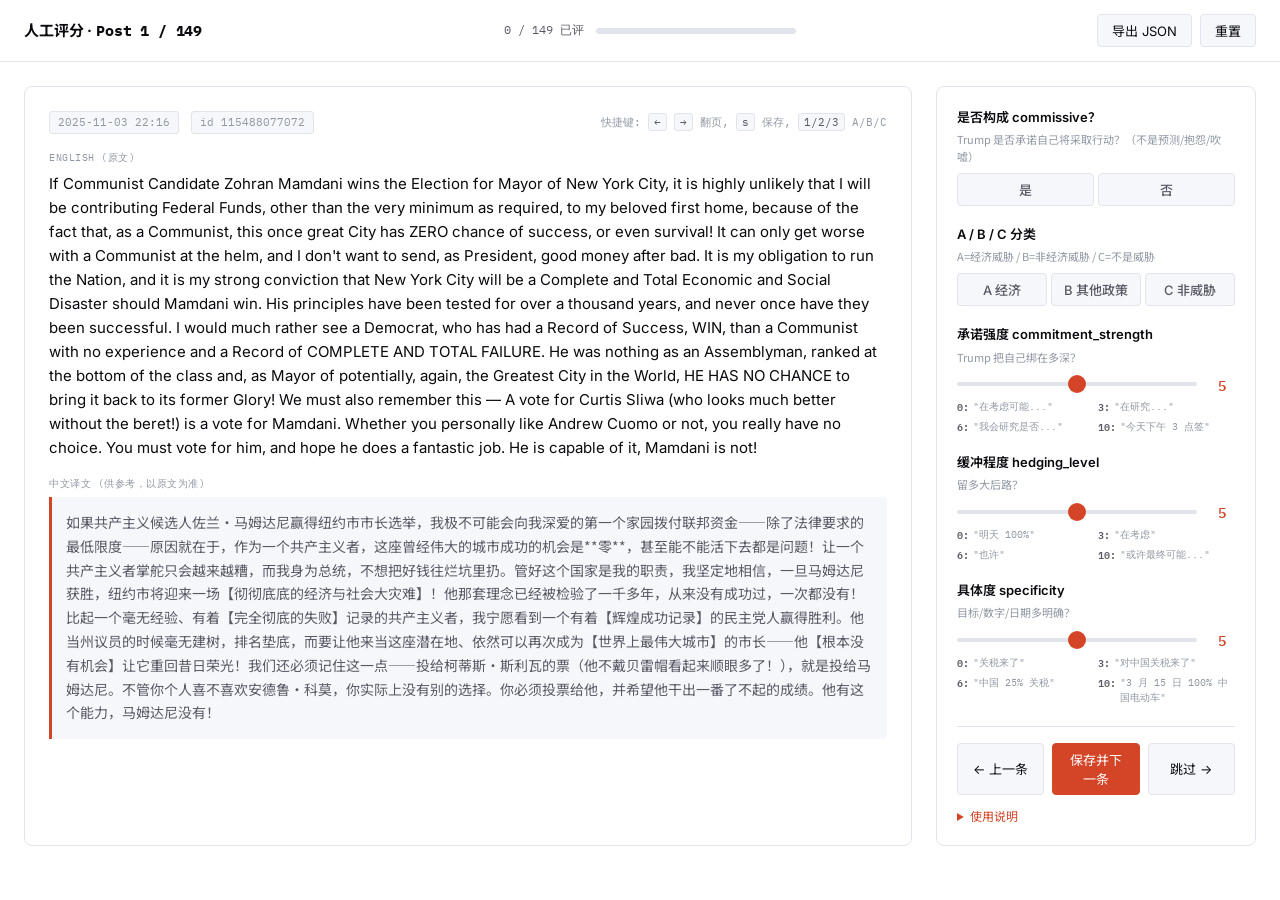
<file: annotation/index.html>
<!doctype html>
<html lang="zh-CN">
<head>
<meta charset="utf-8">
<meta name="viewport" content="width=device-width, initial-scale=1">
<title>人工评分 · Tariff Talk · 149 posts ready</title>
<link rel="preconnect" href="https://fonts.googleapis.com">
<link rel="preconnect" href="https://fonts.gstatic.com" crossorigin>
<link href="https://fonts.googleapis.com/css2?family=Inter:wght@400;500;600;700&family=Noto+Sans+SC:wght@400;500;700&family=IBM+Plex+Mono:wght@400;500&display=swap" rel="stylesheet">
<style>
  :root {
    --bg: #ffffff;
    --bg-alt: #f6f7fa;
    --bg-elev: #ffffff;
    --ink: #0a0a0f;
    --ink-soft: #5a5a66;
    --ink-faint: #9098a3;
    --rule: #e1e4ea;
    --rule-soft: #ecf0f5;
    --accent: #d44528;
    --accent-soft: #fde8e3;
    --success: #15803d;
    --danger: #b91c1c;
    --info: #1d4ed8;
  }
  @media (prefers-color-scheme: dark) {
    :root {
      --bg: #0a0a0f;
      --bg-alt: #14141c;
      --bg-elev: #1a1a22;
      --ink: #ededf0;
      --ink-soft: #9b9ba8;
      --ink-faint: #5e5e6e;
      --rule: #2a2a35;
      --rule-soft: #1f1f28;
      --accent: #ef5a3e;
      --accent-soft: rgba(239, 90, 62, 0.12);
      --success: #4ade80;
      --danger: #f87171;
      --info: #60a5fa;
    }
  }
  * { box-sizing: border-box; margin: 0; padding: 0; }
  html, body {
    background: var(--bg);
    color: var(--ink);
    font-family: Inter, "Noto Sans SC", -apple-system, sans-serif;
    font-size: 14px;
    line-height: 1.55;
    -webkit-font-smoothing: antialiased;
  }
  .mono { font-family: "IBM Plex Mono", monospace; font-variant-numeric: tabular-nums; }
  .zh { font-family: "Noto Sans SC", "PingFang SC", "Microsoft YaHei", sans-serif; }
  a { color: var(--accent); }

  /* Top bar */
  .topbar {
    border-bottom: 1px solid var(--rule);
    padding: 14px 24px;
    display: flex;
    align-items: center;
    justify-content: space-between;
    gap: 16px;
    flex-wrap: wrap;
    background: var(--bg);
    position: sticky;
    top: 0;
    z-index: 10;
  }
  .topbar-title {
    font-weight: 700;
    font-size: 15px;
    letter-spacing: -0.01em;
  }
  .progress-info {
    display: flex;
    align-items: center;
    gap: 12px;
    font-family: "IBM Plex Mono", monospace;
    font-size: 12px;
    color: var(--ink-soft);
  }
  .progress-bar {
    width: 200px;
    height: 6px;
    background: var(--rule);
    border-radius: 3px;
    overflow: hidden;
  }
  .progress-fill {
    height: 100%;
    background: var(--accent);
    transition: width 0.2s;
  }
  .btn {
    padding: 6px 14px;
    border: 1px solid var(--rule);
    background: var(--bg-alt);
    color: var(--ink);
    cursor: pointer;
    border-radius: 4px;
    font-family: inherit;
    font-size: 13px;
    transition: border-color 0.1s;
  }
  .btn:hover { border-color: var(--ink-soft); }
  .btn-primary {
    background: var(--accent);
    color: white;
    border-color: var(--accent);
  }
  .btn-primary:hover { opacity: 0.92; }

  /* Layout */
  .layout {
    display: grid;
    grid-template-columns: 1fr 320px;
    gap: 24px;
    max-width: 1280px;
    margin: 0 auto;
    padding: 24px;
  }
  @media (max-width: 900px) {
    .layout { grid-template-columns: 1fr; }
  }

  /* Post card */
  .post-card {
    background: var(--bg-elev);
    border: 1px solid var(--rule);
    border-radius: 8px;
    padding: 24px;
    min-height: 380px;
  }
  .post-meta {
    display: flex;
    gap: 12px;
    align-items: center;
    margin-bottom: 16px;
    font-family: "IBM Plex Mono", monospace;
    font-size: 11px;
    color: var(--ink-faint);
    flex-wrap: wrap;
  }
  .post-meta .tag {
    padding: 2px 8px;
    background: var(--bg-alt);
    border: 1px solid var(--rule);
    border-radius: 3px;
  }
  .post-text {
    font-size: 15px;
    line-height: 1.6;
    margin-bottom: 16px;
    color: var(--ink);
  }
  .post-text-zh {
    font-family: "Noto Sans SC", sans-serif;
    font-size: 14px;
    line-height: 1.7;
    color: var(--ink-soft);
    padding: 14px;
    background: var(--bg-alt);
    border-left: 3px solid var(--accent);
    border-radius: 0 4px 4px 0;
  }
  .label-en {
    font-size: 10px;
    color: var(--ink-faint);
    text-transform: uppercase;
    letter-spacing: 0.05em;
    margin-bottom: 6px;
    font-family: "IBM Plex Mono", monospace;
  }

  /* Annotation panel */
  .annot-panel {
    background: var(--bg-elev);
    border: 1px solid var(--rule);
    border-radius: 8px;
    padding: 20px;
    height: fit-content;
    position: sticky;
    top: 80px;
  }
  .annot-section {
    margin-bottom: 18px;
  }
  .annot-section:last-child { margin-bottom: 0; }
  .annot-label {
    font-size: 13px;
    font-weight: 600;
    margin-bottom: 4px;
    color: var(--ink);
  }
  .annot-desc {
    font-size: 11px;
    color: var(--ink-faint);
    margin-bottom: 8px;
    font-family: "Noto Sans SC", sans-serif;
  }
  .anchors {
    font-size: 10px;
    color: var(--ink-faint);
    display: grid;
    grid-template-columns: 1fr 1fr;
    gap: 4px;
    margin-top: 4px;
    font-family: "IBM Plex Mono", monospace;
  }
  .anchor-row { display: flex; gap: 4px; }
  .anchor-num { font-weight: 600; color: var(--ink-soft); }
  .slider-row {
    display: flex;
    align-items: center;
    gap: 12px;
  }
  .slider {
    flex: 1;
    -webkit-appearance: none;
    appearance: none;
    height: 4px;
    background: var(--rule);
    border-radius: 2px;
    outline: none;
  }
  .slider::-webkit-slider-thumb {
    -webkit-appearance: none;
    appearance: none;
    width: 18px;
    height: 18px;
    background: var(--accent);
    border-radius: 50%;
    cursor: pointer;
  }
  .slider::-moz-range-thumb {
    width: 18px;
    height: 18px;
    background: var(--accent);
    border-radius: 50%;
    cursor: pointer;
    border: 0;
  }
  .slider-value {
    width: 26px;
    text-align: center;
    font-family: "IBM Plex Mono", monospace;
    font-weight: 600;
    font-size: 14px;
    color: var(--accent);
  }
  .toggle-group {
    display: flex;
    gap: 4px;
  }
  .toggle-btn {
    flex: 1;
    padding: 6px;
    text-align: center;
    border: 1px solid var(--rule);
    background: var(--bg-alt);
    color: var(--ink-soft);
    cursor: pointer;
    border-radius: 4px;
    font-family: inherit;
    font-size: 13px;
    font-weight: 500;
  }
  .toggle-btn.active {
    border-color: var(--accent);
    background: var(--accent-soft);
    color: var(--accent);
    font-weight: 600;
  }

  /* Nav buttons */
  .nav-row {
    display: flex;
    gap: 8px;
    margin-top: 20px;
    padding-top: 16px;
    border-top: 1px solid var(--rule);
  }
  .nav-row .btn { flex: 1; }

  /* Status text */
  .status {
    text-align: center;
    margin: 32px auto;
    padding: 32px;
    max-width: 600px;
    color: var(--ink-soft);
    font-family: "IBM Plex Mono", monospace;
    font-size: 13px;
  }
  details {
    margin-top: 12px;
    font-family: "Noto Sans SC", sans-serif;
  }
  details summary {
    cursor: pointer;
    color: var(--accent);
    font-size: 12px;
    user-select: none;
  }
  details > div { padding-top: 8px; }

  kbd {
    background: var(--bg-alt);
    border: 1px solid var(--rule);
    border-radius: 3px;
    padding: 1px 5px;
    font-family: "IBM Plex Mono", monospace;
    font-size: 11px;
    color: var(--ink-soft);
  }
</style>
</head>
<body>

<header class="topbar">
  <div class="topbar-title">人工评分 · <span class="mono" id="current-idx">—</span></div>
  <div class="progress-info">
    <span><span class="mono" id="annotated-count">0</span> / <span class="mono" id="total-count">—</span> 已评</span>
    <div class="progress-bar"><div class="progress-fill" id="progress-fill" style="width: 0%;"></div></div>
  </div>
  <div style="display: flex; gap: 8px;">
    <button class="btn" id="btn-export">导出 JSON</button>
    <button class="btn" id="btn-reset" title="清空所有已评，重新开始">重置</button>
  </div>
</header>

<div id="status" class="status">
  <div>加载评分语料中...</div>
  <div style="margin-top: 8px;">需要先把 <code class="mono">data/processed/annotation_corpus.json</code> 复制到本目录</div>
</div>

<div class="layout" id="layout" style="display: none;">

  <main class="post-card">
    <div class="post-meta">
      <span class="tag mono" id="post-date">—</span>
      <span class="tag mono" id="post-id">—</span>
      <span style="margin-left: auto; color: var(--ink-faint);">
        快捷键: <kbd>←</kbd> <kbd>→</kbd> 翻页, <kbd>s</kbd> 保存, <kbd>1/2/3</kbd> A/B/C
      </span>
    </div>

    <div class="label-en">English (原文)</div>
    <div class="post-text" id="post-text-en">—</div>

    <div class="label-en">中文译文 (供参考，以原文为准)</div>
    <div class="post-text-zh zh" id="post-text-zh">—</div>
  </main>

  <aside class="annot-panel">

    <div class="annot-section">
      <div class="annot-label">是否构成 commissive？</div>
      <div class="annot-desc">Trump 是否承诺自己将采取行动？（不是预测/抱怨/吹嘘）</div>
      <div class="toggle-group" id="grp-commissive">
        <button class="toggle-btn" data-val="yes">是</button>
        <button class="toggle-btn" data-val="no">否</button>
      </div>
    </div>

    <div class="annot-section">
      <div class="annot-label">A / B / C 分类</div>
      <div class="annot-desc">A=经济威胁 / B=非经济威胁 / C=不是威胁</div>
      <div class="toggle-group" id="grp-abc">
        <button class="toggle-btn" data-val="A">A 经济</button>
        <button class="toggle-btn" data-val="B">B 其他政策</button>
        <button class="toggle-btn" data-val="C">C 非威胁</button>
      </div>
    </div>

    <div class="annot-section">
      <div class="annot-label">承诺强度 commitment_strength</div>
      <div class="annot-desc">Trump 把自己绑在多深？</div>
      <div class="slider-row">
        <input type="range" min="0" max="10" value="5" class="slider" id="sl-commitment">
        <span class="slider-value" id="val-commitment">5</span>
      </div>
      <div class="anchors zh">
        <div class="anchor-row"><span class="anchor-num">0:</span>"在考虑可能..."</div>
        <div class="anchor-row"><span class="anchor-num">3:</span>"在研究..."</div>
        <div class="anchor-row"><span class="anchor-num">6:</span>"我会研究是否..."</div>
        <div class="anchor-row"><span class="anchor-num">10:</span>"今天下午 3 点签"</div>
      </div>
    </div>

    <div class="annot-section">
      <div class="annot-label">缓冲程度 hedging_level</div>
      <div class="annot-desc">留多大后路？</div>
      <div class="slider-row">
        <input type="range" min="0" max="10" value="5" class="slider" id="sl-hedging">
        <span class="slider-value" id="val-hedging">5</span>
      </div>
      <div class="anchors zh">
        <div class="anchor-row"><span class="anchor-num">0:</span>"明天 100%"</div>
        <div class="anchor-row"><span class="anchor-num">3:</span>"在考虑"</div>
        <div class="anchor-row"><span class="anchor-num">6:</span>"也许"</div>
        <div class="anchor-row"><span class="anchor-num">10:</span>"或许最终可能..."</div>
      </div>
    </div>

    <div class="annot-section">
      <div class="annot-label">具体度 specificity</div>
      <div class="annot-desc">目标/数字/日期多明确？</div>
      <div class="slider-row">
        <input type="range" min="0" max="10" value="5" class="slider" id="sl-specificity">
        <span class="slider-value" id="val-specificity">5</span>
      </div>
      <div class="anchors zh">
        <div class="anchor-row"><span class="anchor-num">0:</span>"关税来了"</div>
        <div class="anchor-row"><span class="anchor-num">3:</span>"对中国关税来了"</div>
        <div class="anchor-row"><span class="anchor-num">6:</span>"中国 25% 关税"</div>
        <div class="anchor-row"><span class="anchor-num">10:</span>"3 月 15 日 100% 中国电动车"</div>
      </div>
    </div>

    <div class="nav-row">
      <button class="btn" id="btn-prev">← 上一条</button>
      <button class="btn btn-primary" id="btn-save">保存并下一条</button>
      <button class="btn" id="btn-skip">跳过 →</button>
    </div>

    <details>
      <summary>使用说明</summary>
      <div style="font-size: 12px; color: var(--ink-soft); line-height: 1.6;">
        <p>1. 评分基于<strong>英文原文</strong>，中文供参考。</p>
        <p>2. 答案自动保存到浏览器 localStorage（即使关浏览器再开也不丢）。</p>
        <p>3. 所有评完后点"导出 JSON"，把文件给我。</p>
        <p>4. 不必一次评完，可分多次。</p>
        <p>5. 你的评分对 paper 至关重要 —— 这是验证 LLM features 有效性的唯一方法。</p>
      </div>
    </details>

  </aside>

</div>

<script src="./corpus.js"></script>
<script>
const STORAGE_KEY = "tariff_talk_annotations_v1";
const CORPUS_URL = "./annotation_corpus.json";

let CORPUS = [];
let ANNOTATIONS = {};
let curIdx = 0;

// ===== Load =====
async function load() {
  try {
    // Prefer inline data (works on file://). Fall back to fetch.
    if (window.__CORPUS__) {
      CORPUS = window.__CORPUS__;
    } else {
      const r = await fetch(CORPUS_URL);
      if (!r.ok) throw new Error(`HTTP ${r.status}`);
      CORPUS = await r.json();
    }
  } catch (e) {
    document.getElementById("status").innerHTML =
      `<div style="color: var(--danger);">无法加载 ${CORPUS_URL}</div>
       <div style="margin-top: 8px;">${e.message}</div>
       <div style="margin-top: 16px; font-size: 12px;">
         请把 <code class="mono">data/processed/annotation_corpus.json</code> 复制到 <code class="mono">annotation/</code> 目录，或在该目录跑 <code class="mono">python3 -m http.server 8001</code> 通过 HTTP 访问。
       </div>`;
    return;
  }
  // shuffle deterministically (seed by length) to avoid order bias
  CORPUS = shuffle(CORPUS, CORPUS.length);
  ANNOTATIONS = JSON.parse(localStorage.getItem(STORAGE_KEY) || "{}");
  // resume at first un-annotated
  for (let i = 0; i < CORPUS.length; i++) {
    if (!ANNOTATIONS[CORPUS[i].id]) { curIdx = i; break; }
  }
  document.getElementById("status").style.display = "none";
  document.getElementById("layout").style.display = "grid";
  document.getElementById("total-count").textContent = CORPUS.length;
  paint();
}

function shuffle(arr, seed) {
  // Fisher-Yates with seedable PRNG
  const a = arr.slice();
  let s = seed;
  function rand() { s = (s * 9301 + 49297) % 233280; return s / 233280; }
  for (let i = a.length - 1; i > 0; i--) {
    const j = Math.floor(rand() * (i + 1));
    [a[i], a[j]] = [a[j], a[i]];
  }
  return a;
}

// ===== Paint =====
function paint() {
  const p = CORPUS[curIdx];
  if (!p) return;
  document.getElementById("post-date").textContent = p.date;
  document.getElementById("post-id").textContent = "id " + p.id.slice(0, 12);
  document.getElementById("post-text-en").textContent = p.text_en;
  document.getElementById("post-text-zh").textContent = p.text_zh;
  document.getElementById("current-idx").textContent = `Post ${curIdx + 1} / ${CORPUS.length}`;
  // existing annotation?
  const a = ANNOTATIONS[p.id] || {};
  setToggle("grp-commissive", a.is_commissive);
  setToggle("grp-abc", a.label);
  setSlider("commitment", a.commitment_strength ?? 5);
  setSlider("hedging", a.hedging_level ?? 5);
  setSlider("specificity", a.specificity ?? 5);
  updateProgress();
}
function setToggle(grpId, val) {
  document.querySelectorAll(`#${grpId} .toggle-btn`).forEach(b => {
    b.classList.toggle("active", b.dataset.val === val);
  });
}
function setSlider(name, val) {
  document.getElementById(`sl-${name}`).value = val;
  document.getElementById(`val-${name}`).textContent = val;
}
function getCurrentAnnotation() {
  const active = (grpId) => {
    const el = document.querySelector(`#${grpId} .toggle-btn.active`);
    return el ? el.dataset.val : null;
  };
  return {
    is_commissive: active("grp-commissive"),
    label: active("grp-abc"),
    commitment_strength: +document.getElementById("sl-commitment").value,
    hedging_level: +document.getElementById("sl-hedging").value,
    specificity: +document.getElementById("sl-specificity").value,
    annotated_at: new Date().toISOString(),
  };
}
function updateProgress() {
  const n = Object.keys(ANNOTATIONS).length;
  document.getElementById("annotated-count").textContent = n;
  const pct = CORPUS.length ? (n / CORPUS.length * 100) : 0;
  document.getElementById("progress-fill").style.width = `${pct}%`;
}

// ===== Events =====
function saveAndAdvance() {
  const p = CORPUS[curIdx];
  if (!p) return;
  const ann = getCurrentAnnotation();
  if (!ann.is_commissive || !ann.label) {
    alert("请先选择 commissive 是/否 + A/B/C 分类");
    return;
  }
  ANNOTATIONS[p.id] = ann;
  localStorage.setItem(STORAGE_KEY, JSON.stringify(ANNOTATIONS));
  // advance to next un-annotated
  for (let i = curIdx + 1; i < CORPUS.length; i++) {
    if (!ANNOTATIONS[CORPUS[i].id]) { curIdx = i; paint(); return; }
  }
  // wrap around
  for (let i = 0; i < curIdx; i++) {
    if (!ANNOTATIONS[CORPUS[i].id]) { curIdx = i; paint(); return; }
  }
  alert("全部 " + CORPUS.length + " 条都评完了！点 \"导出 JSON\" 把文件给 Claude。");
  paint();
}

document.getElementById("btn-save").addEventListener("click", saveAndAdvance);
document.getElementById("btn-prev").addEventListener("click", () => {
  curIdx = (curIdx - 1 + CORPUS.length) % CORPUS.length;
  paint();
});
document.getElementById("btn-skip").addEventListener("click", () => {
  curIdx = (curIdx + 1) % CORPUS.length;
  paint();
});

// Toggle group click
document.querySelectorAll(".toggle-group").forEach(grp => {
  grp.addEventListener("click", e => {
    const btn = e.target.closest(".toggle-btn");
    if (!btn) return;
    grp.querySelectorAll(".toggle-btn").forEach(b => b.classList.remove("active"));
    btn.classList.add("active");
  });
});

// Sliders
["commitment", "hedging", "specificity"].forEach(name => {
  document.getElementById(`sl-${name}`).addEventListener("input", e => {
    document.getElementById(`val-${name}`).textContent = e.target.value;
  });
});

// Keyboard shortcuts
document.addEventListener("keydown", e => {
  if (e.target.tagName === "INPUT") return;
  if (e.key === "ArrowLeft") { curIdx = (curIdx - 1 + CORPUS.length) % CORPUS.length; paint(); }
  else if (e.key === "ArrowRight") { curIdx = (curIdx + 1) % CORPUS.length; paint(); }
  else if (e.key === "s" || e.key === "Enter") { saveAndAdvance(); }
  else if (e.key === "1") setToggle("grp-abc", "A");
  else if (e.key === "2") setToggle("grp-abc", "B");
  else if (e.key === "3") setToggle("grp-abc", "C");
  else if (e.key === "y") setToggle("grp-commissive", "yes");
  else if (e.key === "n") setToggle("grp-commissive", "no");
});

// Export / reset
document.getElementById("btn-export").addEventListener("click", () => {
  const blob = new Blob([JSON.stringify(ANNOTATIONS, null, 2)], { type: "application/json" });
  const url = URL.createObjectURL(blob);
  const a = document.createElement("a");
  a.href = url;
  const date = new Date().toISOString().slice(0, 10);
  a.download = `tariff_talk_human_annotations_${date}.json`;
  document.body.appendChild(a);
  a.click();
  document.body.removeChild(a);
});
document.getElementById("btn-reset").addEventListener("click", () => {
  if (confirm("确认清空所有已评分？不能撤销。")) {
    localStorage.removeItem(STORAGE_KEY);
    ANNOTATIONS = {};
    curIdx = 0;
    paint();
  }
});

load();
</script>
</body>
</html>
</file>
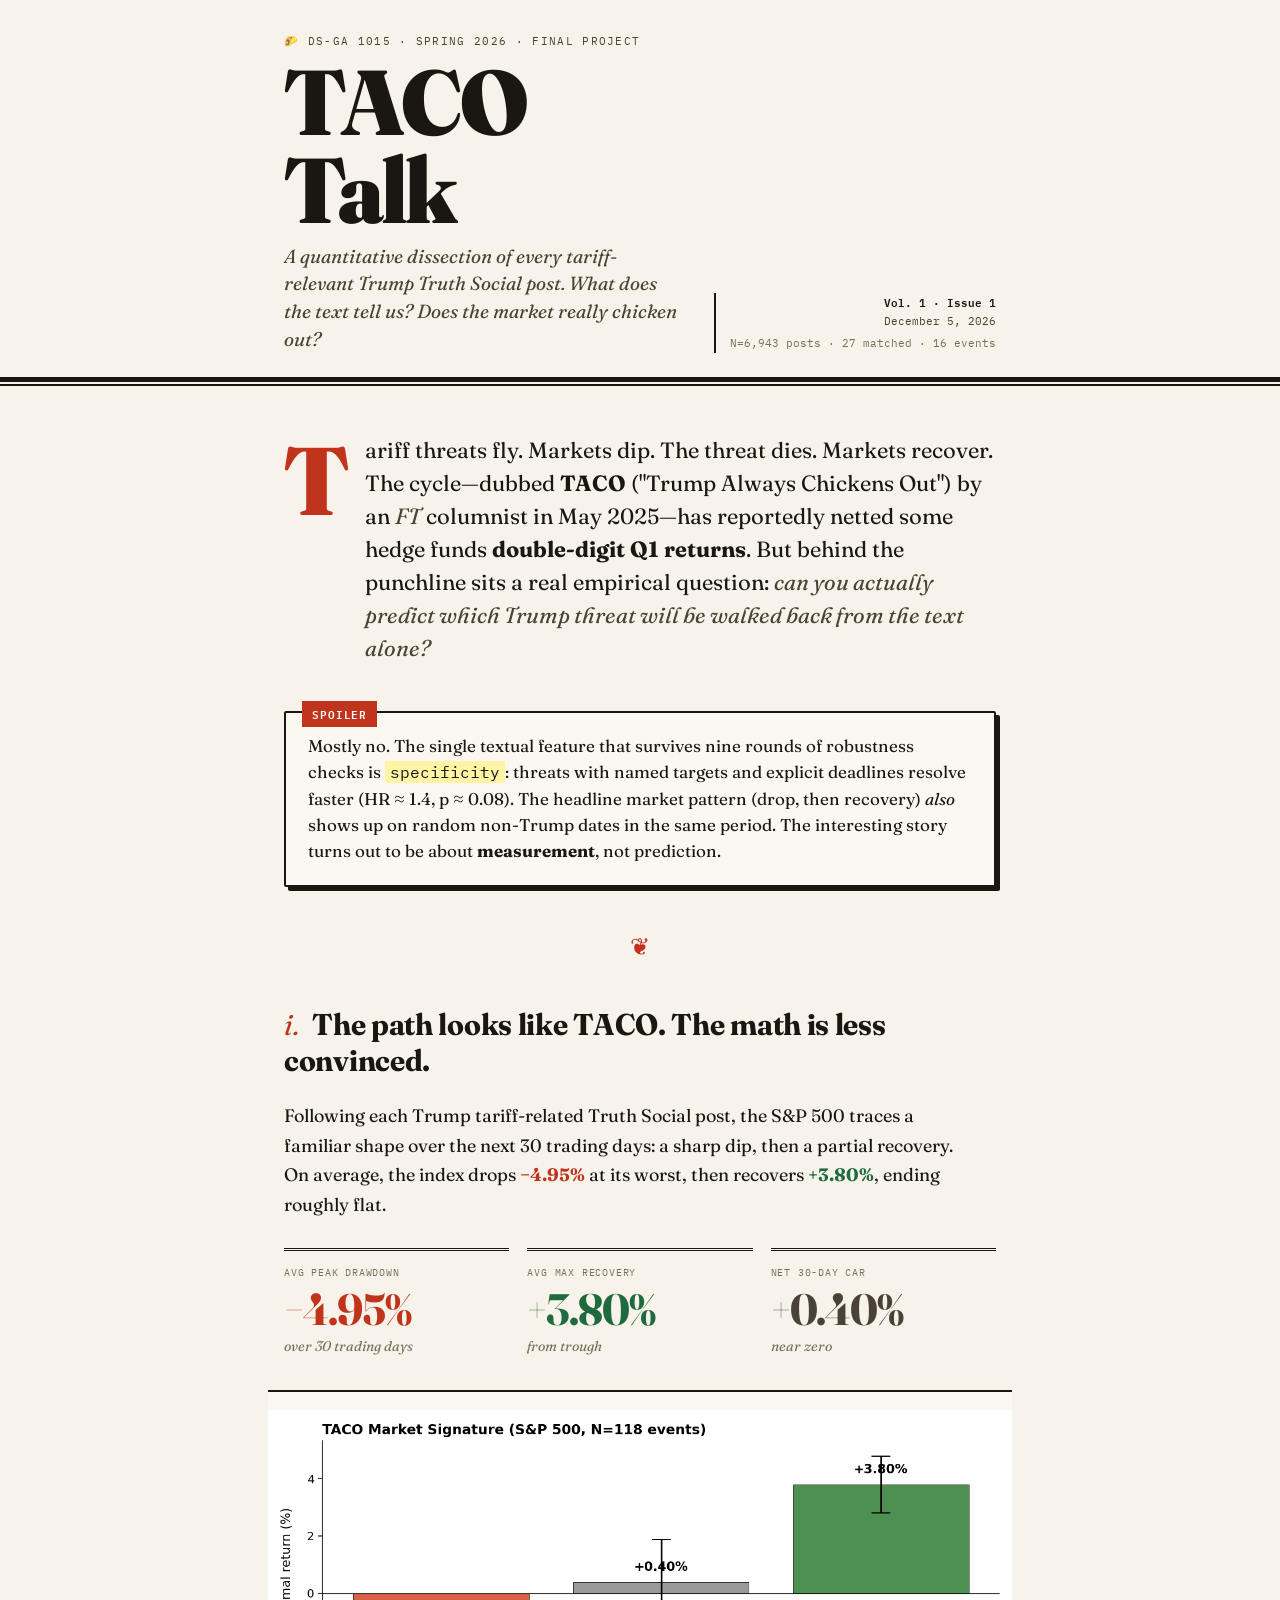
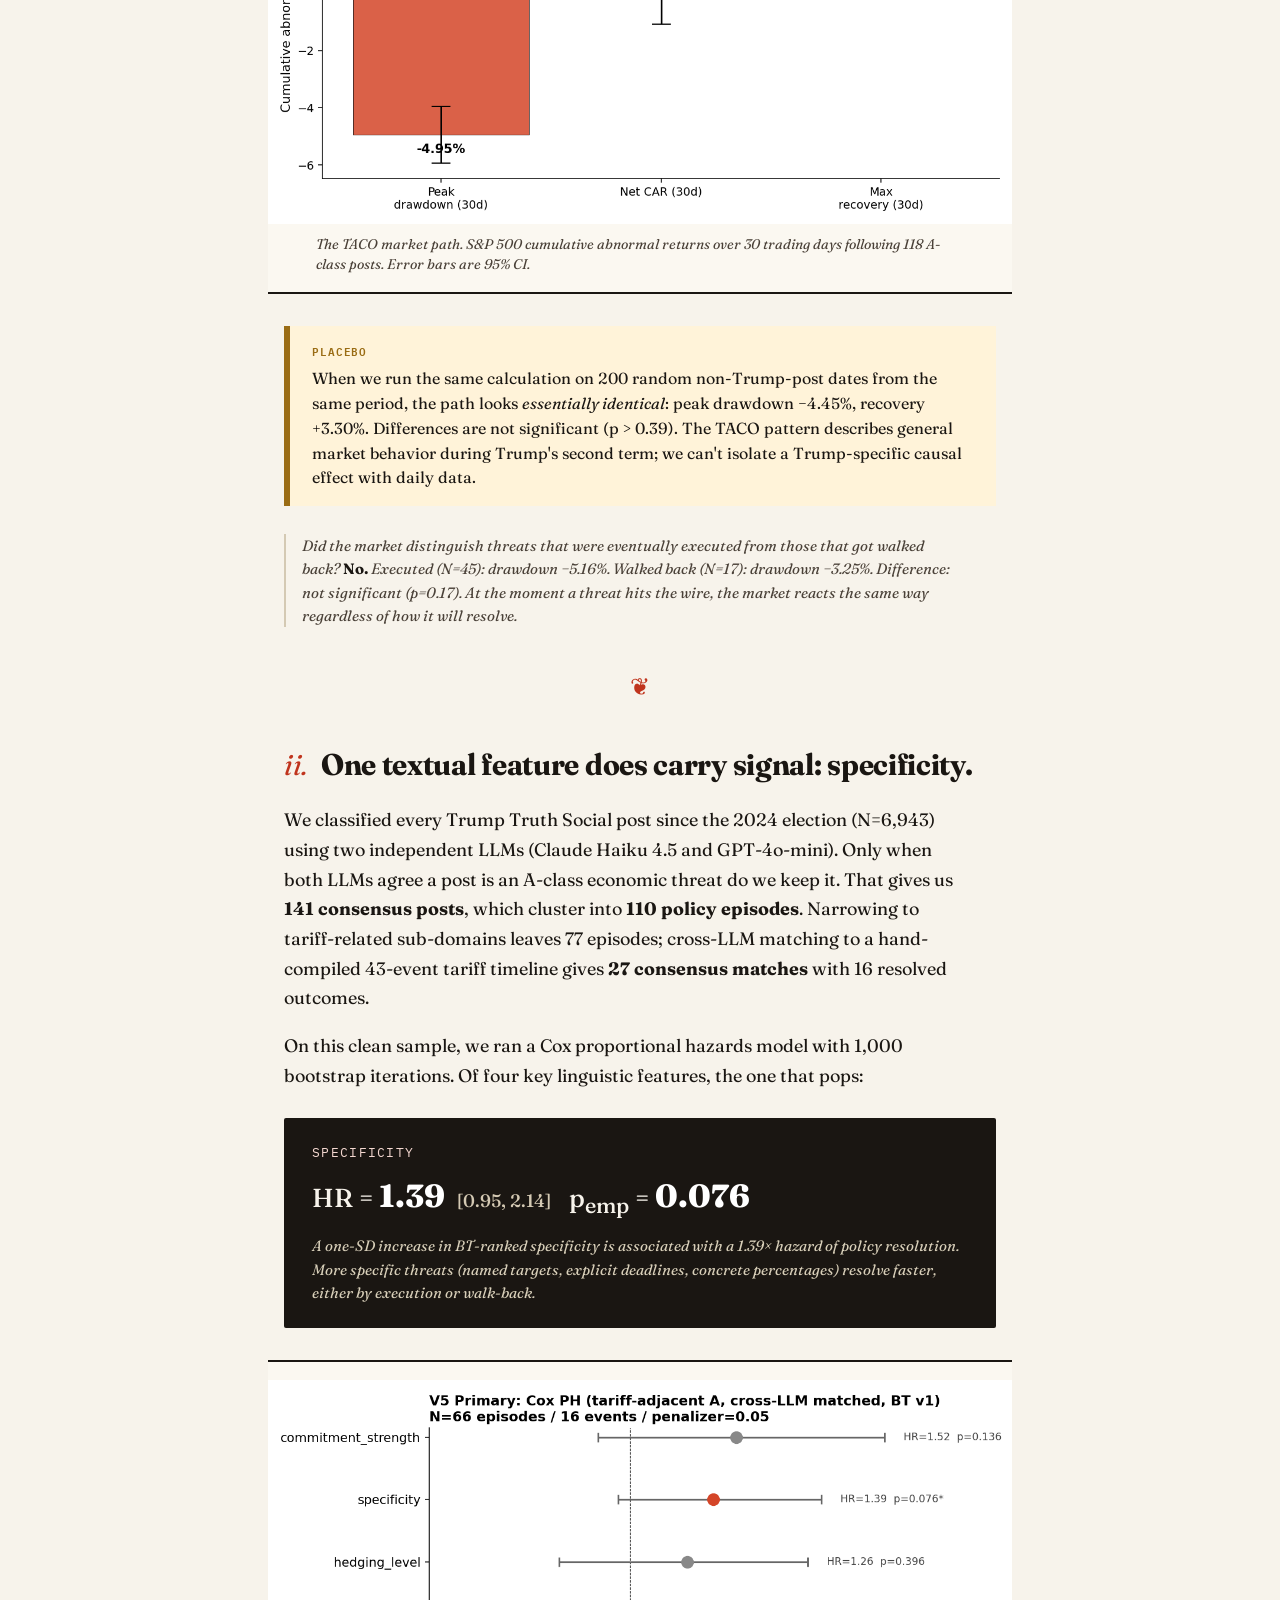
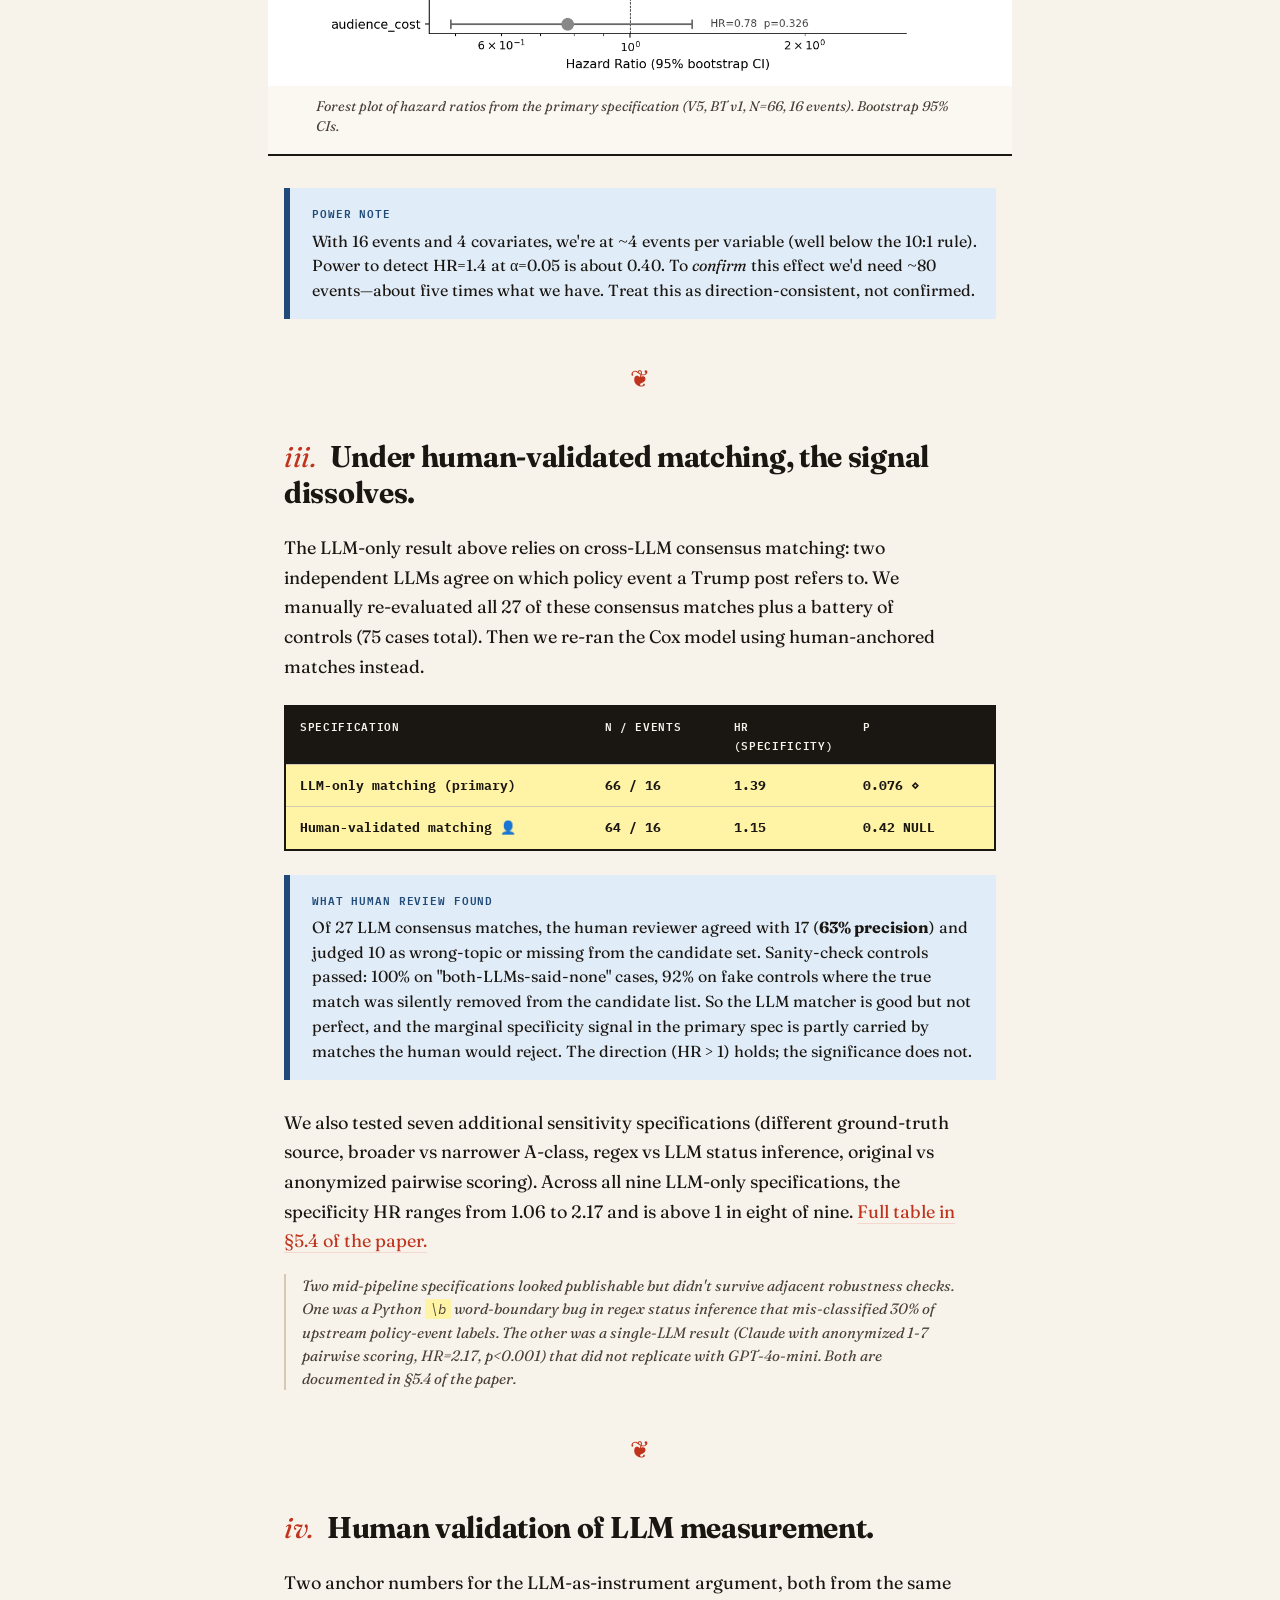
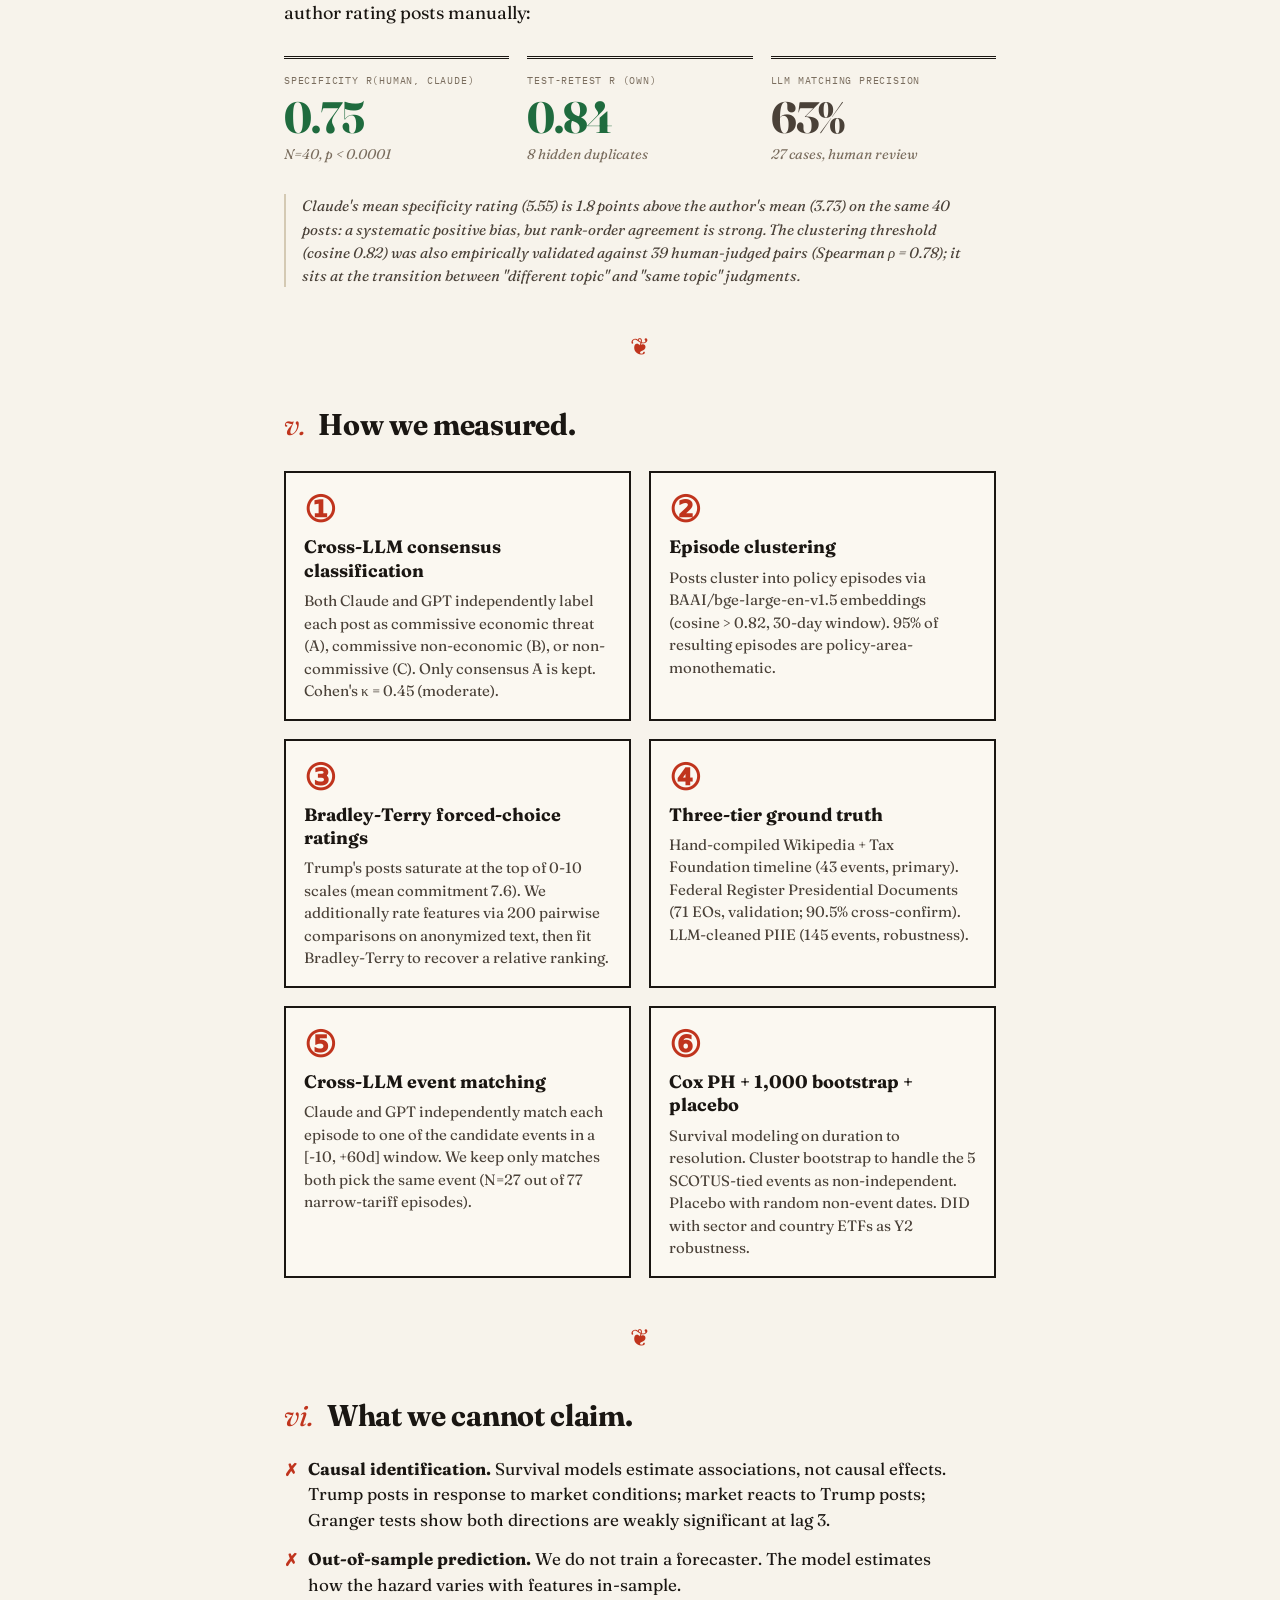
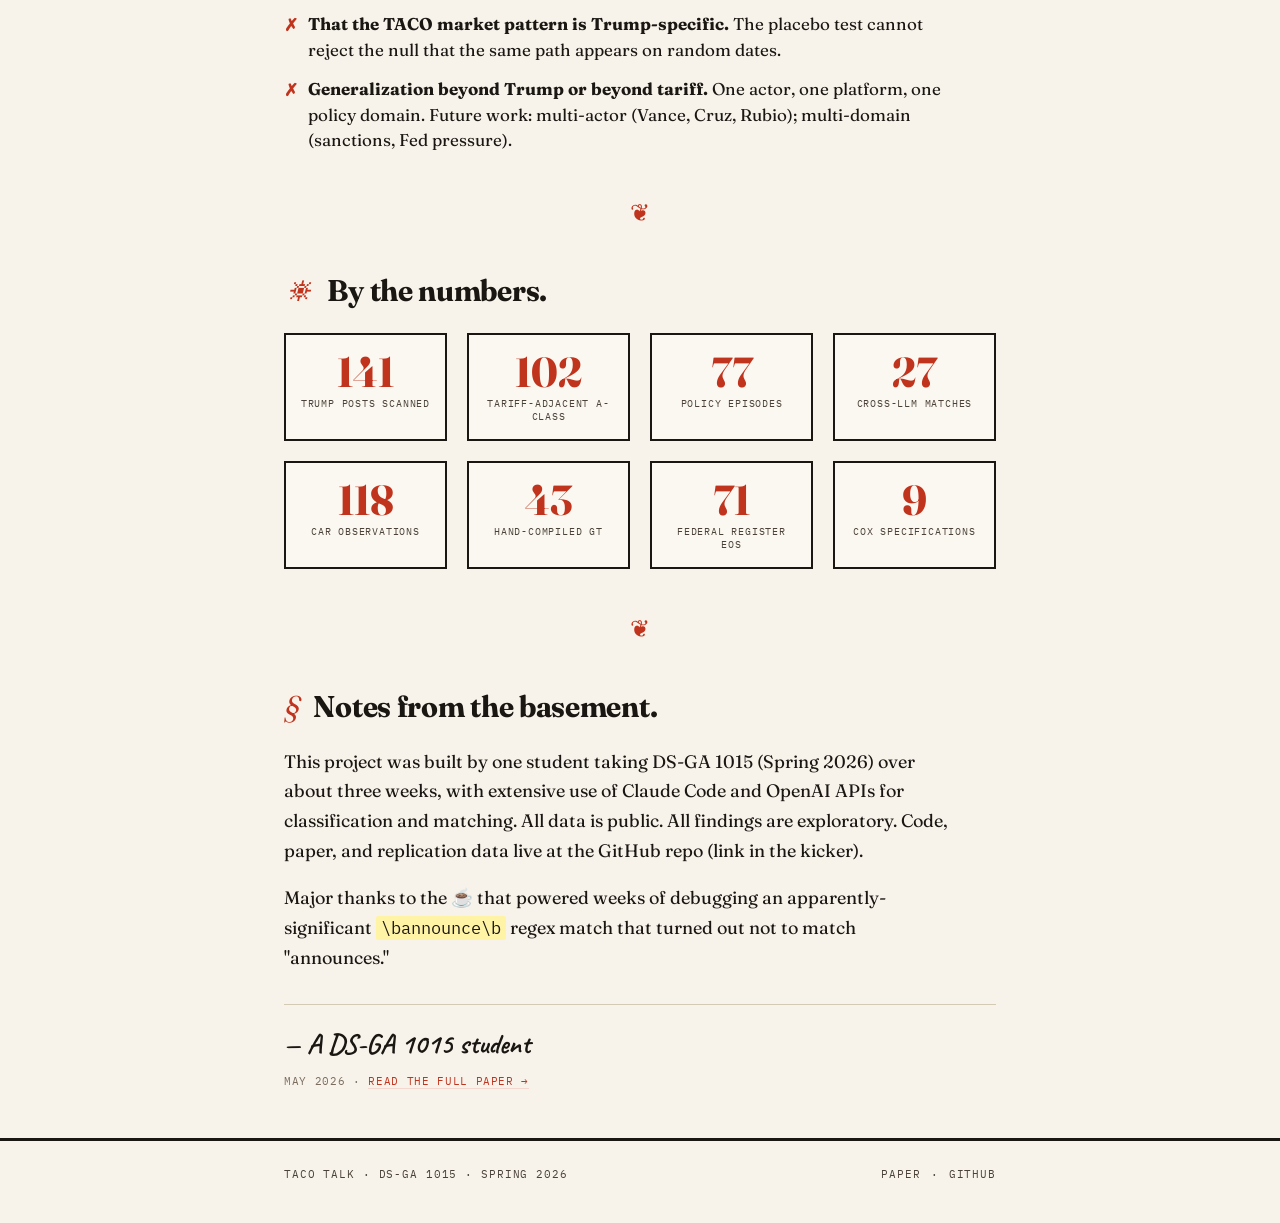
<file: app/index.html>
<!doctype html>
<html lang="en">
<head>
<meta charset="utf-8" />
<meta name="viewport" content="width=device-width, initial-scale=1" />
<title>TACO Talk — Tariff Threats & Market Reactions</title>
<meta name="description" content="A quantitative dissection of Trump's tariff threats on Truth Social. NYU DS-GA 1015 final project, Spring 2026." />
<link rel="preconnect" href="https://fonts.googleapis.com">
<link rel="preconnect" href="https://fonts.gstatic.com" crossorigin>
<link href="https://fonts.googleapis.com/css2?family=Fraunces:opsz,wght,SOFT,WONK@9..144,300..900,0..100,0..1&family=Inter:wght@400;500;600;700&family=IBM+Plex+Mono:wght@400;500;600&family=Caveat:wght@500;700&display=swap" rel="stylesheet">
<link rel="stylesheet" href="./styles.css">
<link rel="icon" href="data:image/svg+xml,%3Csvg xmlns='http://www.w3.org/2000/svg' viewBox='0 0 100 100'%3E%3Ctext y='80' font-size='80'%3E🌮%3C/text%3E%3C/svg%3E">
</head>
<body>

<header class="header">
  <div class="wrap">
    <div class="masthead">
      <div class="masthead-left">
        <div class="kicker">🌮 DS-GA 1015 · Spring 2026 · Final Project</div>
        <h1 class="title">TACO Talk</h1>
        <div class="subtitle">
          A quantitative dissection of every tariff-relevant Trump Truth Social post.
          What does the text tell us? Does the market really chicken out?
        </div>
      </div>
      <div class="masthead-right">
        <div class="dateline">
          <div>Vol. 1 · Issue 1</div>
          <div id="dateline-date">May 12, 2026</div>
          <div class="vol-meta">N=6,943 posts · 27 matched · 16 events</div>
        </div>
      </div>
    </div>
  </div>
</header>

<nav class="rule-double"></nav>

<main class="wrap">

<!-- ============== HOOK ============== -->
<section class="story story-hook">
  <div class="dropcap-row">
    <div class="dropcap">T</div>
    <p class="lead">
      ariff threats fly. Markets dip. The threat dies. Markets recover. The cycle—dubbed
      <strong>TACO</strong> ("Trump Always Chickens Out") by an <em>FT</em> columnist in
      May 2025—has reportedly netted some hedge funds <strong>double-digit Q1 returns</strong>.
      But behind the punchline sits a real empirical question: <em>can you actually
      predict which Trump threat will be walked back from the text alone?</em>
    </p>
  </div>

  <div class="answer-box">
    <div class="answer-tag">Spoiler</div>
    <div class="answer-text">
      Mostly no. The single textual feature that survives nine rounds of robustness
      checks is <span class="tt">specificity</span>: threats with named targets and
      explicit deadlines resolve faster (HR ≈ 1.4, p ≈ 0.08). The headline market
      pattern (drop, then recovery) <em>also</em> shows up on random non-Trump dates
      in the same period. The interesting story turns out to be about
      <strong>measurement</strong>, not prediction.
    </div>
  </div>
</section>

<hr class="ornament">

<!-- ============== FINDING 1: TACO PATTERN ============== -->
<section class="story">
  <h2 class="section-title"><span class="numeral">i.</span> The path looks like TACO. The math is less convinced.</h2>

  <p>
    Following each Trump tariff-related Truth Social post, the S&amp;P 500 traces a
    familiar shape over the next 30 trading days: a sharp dip, then a partial recovery.
    On average, the index drops <strong class="hl-red">−4.95%</strong> at its worst,
    then recovers <strong class="hl-green">+3.80%</strong>, ending roughly flat.
  </p>

  <div class="stat-grid">
    <div class="stat">
      <div class="stat-label">Avg peak drawdown</div>
      <div class="stat-value stat-down">−4.95%</div>
      <div class="stat-sub">over 30 trading days</div>
    </div>
    <div class="stat">
      <div class="stat-label">Avg max recovery</div>
      <div class="stat-value stat-up">+3.80%</div>
      <div class="stat-sub">from trough</div>
    </div>
    <div class="stat">
      <div class="stat-label">Net 30-day CAR</div>
      <div class="stat-value stat-flat">+0.40%</div>
      <div class="stat-sub">near zero</div>
    </div>
  </div>

  <figure class="fig">
    <img src="./figures/fig_taco_signature.png" alt="TACO market signature: peak drawdown, net CAR, recovery">
    <figcaption>The TACO market path. S&amp;P 500 cumulative abnormal returns over 30 trading days following 118 A-class posts. Error bars are 95% CI.</figcaption>
  </figure>

  <div class="callout callout-warn">
    <div class="callout-tag">Placebo</div>
    <div class="callout-body">
      When we run the same calculation on 200 random non-Trump-post dates from
      the same period, the path looks <em>essentially identical</em>: peak drawdown
      −4.45%, recovery +3.30%. Differences are not significant (p &gt; 0.39).
      The TACO pattern describes general market behavior during Trump's second
      term; we can't isolate a Trump-specific causal effect with daily data.
    </div>
  </div>

  <p class="aside">
    Did the market distinguish threats that were eventually executed from
    those that got walked back? <strong>No.</strong> Executed (N=45): drawdown −5.16%.
    Walked back (N=17): drawdown −3.25%. Difference: not significant (p=0.17).
    At the moment a threat hits the wire, the market reacts the same way
    regardless of how it will resolve.
  </p>
</section>

<hr class="ornament">

<!-- ============== FINDING 2: SPECIFICITY ============== -->
<section class="story">
  <h2 class="section-title"><span class="numeral">ii.</span> One textual feature does carry signal: specificity.</h2>

  <p>
    We classified every Trump Truth Social post since the 2024 election (N=6,943)
    using two independent LLMs (Claude Haiku 4.5 and GPT-4o-mini). Only when both
    LLMs agree a post is an A-class economic threat do we keep it.
    That gives us <strong>141 consensus posts</strong>, which cluster into
    <strong>110 policy episodes</strong>. Narrowing to tariff-related sub-domains
    leaves 77 episodes; cross-LLM matching to a hand-compiled 43-event tariff
    timeline gives <strong>27 consensus matches</strong> with 16 resolved outcomes.
  </p>

  <p>
    On this clean sample, we ran a Cox proportional hazards model with 1,000
    bootstrap iterations. Of four key linguistic features, the one that pops:
  </p>

  <div class="finding-box">
    <div class="finding-feature">specificity</div>
    <div class="finding-stat">
      HR = <strong>1.39</strong> &nbsp;<span class="bracket">[0.95, 2.14]</span>
      &nbsp; p<sub>emp</sub> = <strong>0.076</strong>
    </div>
    <div class="finding-interp">
      A one-SD increase in BT-ranked specificity is associated with a 1.39× hazard
      of policy resolution. More specific threats (named targets, explicit
      deadlines, concrete percentages) resolve faster, either by execution or
      walk-back.
    </div>
  </div>

  <figure class="fig">
    <img src="./figures/fig_v5_primary_forest.png" alt="V5 primary Cox forest plot">
    <figcaption>Forest plot of hazard ratios from the primary specification (V5, BT v1, N=66, 16 events). Bootstrap 95% CIs.</figcaption>
  </figure>

  <div class="callout callout-info">
    <div class="callout-tag">Power note</div>
    <div class="callout-body">
      With 16 events and 4 covariates, we're at ~4 events per variable
      (well below the 10:1 rule). Power to detect HR=1.4 at α=0.05 is about 0.40.
      To <em>confirm</em> this effect we'd need ~80 events—about five times what
      we have. Treat this as direction-consistent, not confirmed.
    </div>
  </div>
</section>

<hr class="ornament">

<!-- ============== FINDING 3: HUMAN-VALIDATED COLLAPSE ============== -->
<section class="story">
  <h2 class="section-title"><span class="numeral">iii.</span> Under human-validated matching, the signal dissolves.</h2>

  <p>
    The LLM-only result above relies on cross-LLM consensus matching: two
    independent LLMs agree on which policy event a Trump post refers to. We
    manually re-evaluated all 27 of these consensus matches plus a battery of
    controls (75 cases total). Then we re-ran the Cox model using human-anchored
    matches instead.
  </p>

  <div class="trail-table">
    <div class="trail-row trail-head">
      <div>Specification</div>
      <div>N / events</div>
      <div>HR (specificity)</div>
      <div>p</div>
    </div>
    <div class="trail-row trail-primary">
      <div><strong>LLM-only matching (primary)</strong></div>
      <div><strong>66 / 16</strong></div>
      <div><strong>1.39</strong></div>
      <div><strong>0.076 ⋄</strong></div>
    </div>
    <div class="trail-row trail-primary">
      <div><strong>Human-validated matching 👤</strong></div>
      <div><strong>64 / 16</strong></div>
      <div><strong>1.15</strong></div>
      <div><strong>0.42 NULL</strong></div>
    </div>
  </div>

  <div class="callout callout-info" style="margin-top:24px">
    <div class="callout-tag">What human review found</div>
    <div class="callout-body">
      Of 27 LLM consensus matches, the human reviewer agreed with 17 (<strong>63%
      precision</strong>) and judged 10 as wrong-topic or missing from the
      candidate set. Sanity-check controls passed: 100% on "both-LLMs-said-none"
      cases, 92% on fake controls where the true match was silently removed from
      the candidate list. So the LLM matcher is good but not perfect, and the
      marginal specificity signal in the primary spec is partly carried by
      matches the human would reject. The direction (HR &gt; 1) holds; the
      significance does not.
    </div>
  </div>

  <p>
    We also tested seven additional sensitivity specifications (different
    ground-truth source, broader vs narrower A-class, regex vs LLM status
    inference, original vs anonymized pairwise scoring). Across all nine
    LLM-only specifications, the specificity HR ranges from 1.06 to 2.17 and
    is above 1 in eight of nine. <a href="../paper/draft.md#54-robustness-seven-independent-specifications">Full table in §5.4 of the paper.</a>
  </p>

  <p class="aside">
    Two mid-pipeline specifications looked publishable but didn't survive
    adjacent robustness checks. One was a Python <span class="tt">\b</span>
    word-boundary bug in regex status inference that mis-classified 30% of
    upstream policy-event labels. The other was a single-LLM result (Claude with
    anonymized 1-7 pairwise scoring, HR=2.17, p&lt;0.001) that did not replicate
    with GPT-4o-mini. Both are documented in §5.4 of the paper.
  </p>
</section>

<hr class="ornament">

<section class="story">
  <h2 class="section-title"><span class="numeral">iv.</span> Human validation of LLM measurement.</h2>

  <p>
    Two anchor numbers for the LLM-as-instrument argument, both from the same
    author rating posts manually:
  </p>

  <div class="stat-grid">
    <div class="stat">
      <div class="stat-label">Specificity r(human, Claude)</div>
      <div class="stat-value stat-up">0.75</div>
      <div class="stat-sub">N=40, p &lt; 0.0001</div>
    </div>
    <div class="stat">
      <div class="stat-label">Test-retest r (own)</div>
      <div class="stat-value stat-up">0.84</div>
      <div class="stat-sub">8 hidden duplicates</div>
    </div>
    <div class="stat">
      <div class="stat-label">LLM matching precision</div>
      <div class="stat-value stat-flat">63%</div>
      <div class="stat-sub">27 cases, human review</div>
    </div>
  </div>

  <p class="aside">
    Claude's mean specificity rating (5.55) is 1.8 points above the author's
    mean (3.73) on the same 40 posts: a systematic positive bias, but rank-order
    agreement is strong. The clustering threshold (cosine 0.82) was also
    empirically validated against 39 human-judged pairs (Spearman ρ = 0.78); it
    sits at the transition between "different topic" and "same topic" judgments.
  </p>
</section>

<hr class="ornament">

<!-- ============== HOW WE MEASURED ============== -->
<section class="story">
  <h2 class="section-title"><span class="numeral">v.</span> How we measured.</h2>

  <div class="method-grid">
    <div class="method-card">
      <div class="method-num">①</div>
      <div class="method-name">Cross-LLM consensus classification</div>
      <div class="method-body">
        Both Claude and GPT independently label each post as commissive economic
        threat (A), commissive non-economic (B), or non-commissive (C). Only
        consensus A is kept. Cohen's κ = 0.45 (moderate).
      </div>
    </div>
    <div class="method-card">
      <div class="method-num">②</div>
      <div class="method-name">Episode clustering</div>
      <div class="method-body">
        Posts cluster into policy episodes via BAAI/bge-large-en-v1.5 embeddings
        (cosine &gt; 0.82, 30-day window). 95% of resulting episodes are
        policy-area-monothematic.
      </div>
    </div>
    <div class="method-card">
      <div class="method-num">③</div>
      <div class="method-name">Bradley-Terry forced-choice ratings</div>
      <div class="method-body">
        Trump's posts saturate at the top of 0-10 scales (mean commitment 7.6).
        We additionally rate features via 200 pairwise comparisons on anonymized
        text, then fit Bradley-Terry to recover a relative ranking.
      </div>
    </div>
    <div class="method-card">
      <div class="method-num">④</div>
      <div class="method-name">Three-tier ground truth</div>
      <div class="method-body">
        Hand-compiled Wikipedia + Tax Foundation timeline (43 events, primary).
        Federal Register Presidential Documents (71 EOs, validation; 90.5% cross-confirm).
        LLM-cleaned PIIE (145 events, robustness).
      </div>
    </div>
    <div class="method-card">
      <div class="method-num">⑤</div>
      <div class="method-name">Cross-LLM event matching</div>
      <div class="method-body">
        Claude and GPT independently match each episode to one of the candidate
        events in a [-10, +60d] window. We keep only matches both pick the same
        event (N=27 out of 77 narrow-tariff episodes).
      </div>
    </div>
    <div class="method-card">
      <div class="method-num">⑥</div>
      <div class="method-name">Cox PH + 1,000 bootstrap + placebo</div>
      <div class="method-body">
        Survival modeling on duration to resolution. Cluster bootstrap to handle
        the 5 SCOTUS-tied events as non-independent. Placebo with random non-event
        dates. DID with sector and country ETFs as Y2 robustness.
      </div>
    </div>
  </div>
</section>

<hr class="ornament">

<!-- ============== WHAT WE CAN'T CLAIM ============== -->
<section class="story">
  <h2 class="section-title"><span class="numeral">vi.</span> What we cannot claim.</h2>

  <ul class="caveat-list">
    <li>
      <strong>Causal identification.</strong> Survival models estimate
      associations, not causal effects. Trump posts in response to market
      conditions; market reacts to Trump posts; Granger tests show both
      directions are weakly significant at lag 3.
    </li>
    <li>
      <strong>Out-of-sample prediction.</strong> We do not train a forecaster.
      The model estimates how the hazard varies with features in-sample.
    </li>
    <li>
      <strong>That the TACO market pattern is Trump-specific.</strong> The
      placebo test cannot reject the null that the same path appears on random
      dates.
    </li>
    <li>
      <strong>Generalization beyond Trump or beyond tariff.</strong> One actor,
      one platform, one policy domain. Future work: multi-actor (Vance, Cruz,
      Rubio); multi-domain (sanctions, Fed pressure).
    </li>
  </ul>
</section>

<hr class="ornament">

<!-- ============== STATS SNAPSHOT ============== -->
<section class="story stats-snapshot">
  <h2 class="section-title"><span class="numeral">⛯</span> By the numbers.</h2>

  <div class="big-stat-grid" id="big-stats">
    <!-- populated by app.js -->
  </div>
</section>

<hr class="ornament">

<!-- ============== ABOUT ============== -->
<section class="story">
  <h2 class="section-title"><span class="numeral">§</span> Notes from the basement.</h2>
  <p>
    This project was built by one student taking DS-GA 1015 (Spring 2026)
    over about three weeks, with extensive use of Claude Code and OpenAI
    APIs for classification and matching. All data is public. All findings
    are exploratory. Code, paper, and replication data live at the GitHub
    repo (link in the kicker).
  </p>
  <p>
    Major thanks to the &#x2615; that powered weeks of debugging an
    apparently-significant <span class="tt">\bannounce\b</span> regex match
    that turned out not to match "announces."
  </p>
  <div class="signature">
    <div class="sig-handwriting">— A DS-GA 1015 student</div>
    <div class="sig-meta">May 2026 · <a href="paper/draft.md">read the full paper →</a></div>
  </div>
</section>

</main>

<footer class="footer">
  <div class="wrap footer-inner">
    <div>TACO Talk · DS-GA 1015 · Spring 2026</div>
    <div class="footer-links">
      <a href="../paper/draft.md">paper</a>
      <span>·</span>
      <a href="https://github.com/" id="github-link">github</a>
    </div>
  </div>
</footer>

<script src="./data.js"></script>
<script src="./app.js"></script>
</body>
</html>
</file>
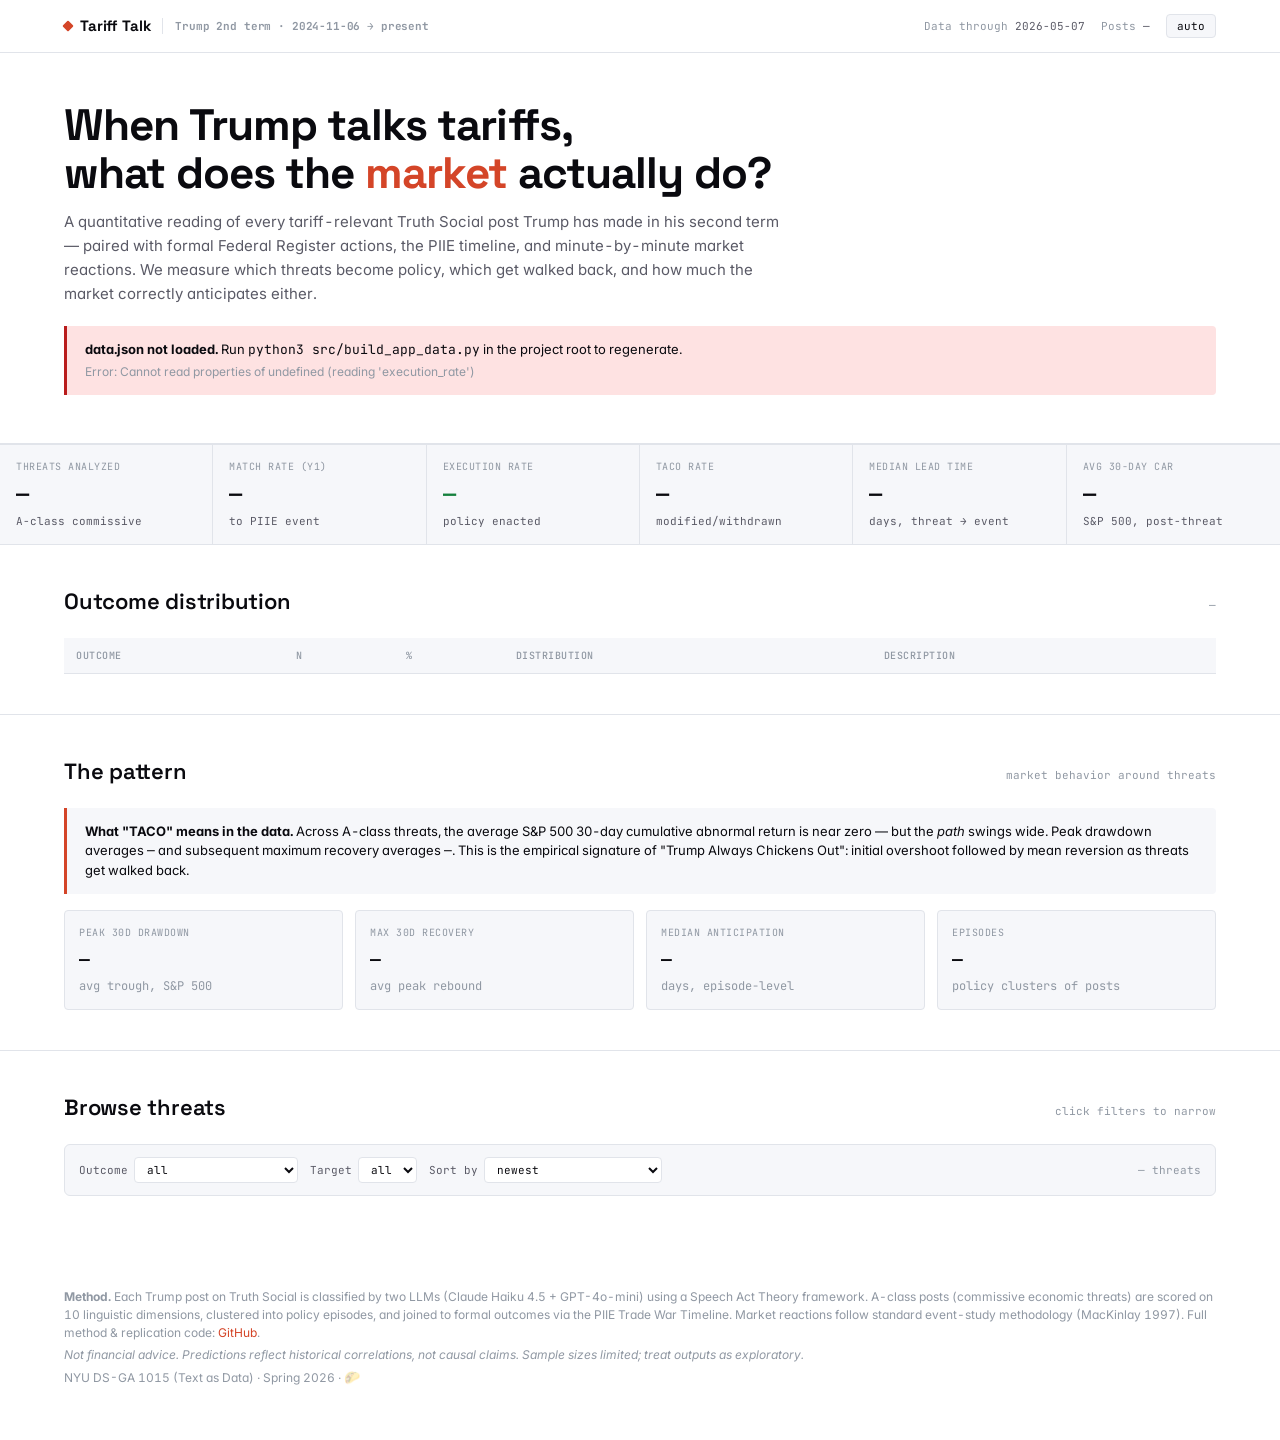
<file: app_old/index.html>
<!doctype html>
<html lang="en">
<head>
<meta charset="utf-8" />
<meta name="viewport" content="width=device-width, initial-scale=1" />
<title>Tariff Talk — Predicting Trump Tariff Threats &amp; Market Reactions</title>
<meta name="description" content="A quantitative analysis of every tariff-relevant Trump Truth Social post. NYU DS-GA 1015 final project." />
<link rel="preconnect" href="https://fonts.googleapis.com">
<link rel="preconnect" href="https://fonts.gstatic.com" crossorigin>
<link href="https://fonts.googleapis.com/css2?family=Inter:wght@400;500;600;700&family=Space+Grotesk:wght@500;600;700&family=JetBrains+Mono:wght@400;500;600&display=swap" rel="stylesheet">
<link rel="stylesheet" href="./styles.css">
</head>
<body>

<header class="topbar">
  <div class="topbar-inner">
    <div class="brand">
      <span class="brand-mark"></span>
      Tariff Talk
      <span class="brand-sub">Trump 2nd term · 2024-11-06 → present</span>
    </div>
    <div class="topbar-meta">
      <span><span class="faint">Data through</span> <span class="mono" id="meta-date">—</span></span>
      <span><span class="faint">Posts</span> <span class="mono" id="meta-n">—</span></span>
      <button class="theme-toggle" id="theme-toggle" aria-label="Toggle theme">auto</button>
    </div>
  </div>
</header>

<section class="hero">
  <div class="container">
    <h1>When Trump talks tariffs,<br/>what does the <span class="accent">market</span> actually do?</h1>
    <p class="lede">A quantitative reading of every tariff-relevant Truth Social post Trump has made in his second term — paired with formal Federal Register actions, the PIIE timeline, and minute-by-minute market reactions. We measure which threats become policy, which get walked back, and how much the market correctly anticipates either.</p>
  </div>
</section>

<div class="kpi-row container" style="max-width: none; padding: 0; border-radius: 0;">
  <div style="display: grid; grid-template-columns: repeat(auto-fit, minmax(150px, 1fr)); width: 100%;">
    <div class="kpi">
      <div class="kpi-label">Threats analyzed</div>
      <div class="kpi-value tnum" id="kpi-threats">—</div>
      <div class="kpi-sub">A-class commissive</div>
    </div>
    <div class="kpi">
      <div class="kpi-label">Match rate (Y1)</div>
      <div class="kpi-value tnum" id="kpi-match">—</div>
      <div class="kpi-sub">to PIIE event</div>
    </div>
    <div class="kpi">
      <div class="kpi-label">Execution rate</div>
      <div class="kpi-value tnum pos" id="kpi-exec">—</div>
      <div class="kpi-sub">policy enacted</div>
    </div>
    <div class="kpi">
      <div class="kpi-label">TACO rate</div>
      <div class="kpi-value tnum" id="kpi-taco">—</div>
      <div class="kpi-sub">modified/withdrawn</div>
    </div>
    <div class="kpi">
      <div class="kpi-label">Median lead time</div>
      <div class="kpi-value tnum" id="kpi-lead">—</div>
      <div class="kpi-sub">days, threat → event</div>
    </div>
    <div class="kpi">
      <div class="kpi-label">Avg 30-day CAR</div>
      <div class="kpi-value tnum" id="kpi-car">—</div>
      <div class="kpi-sub">S&amp;P 500, post-threat</div>
    </div>
  </div>
</div>

<section class="section">
  <div class="container">
    <div class="section-header">
      <h2>Outcome distribution</h2>
      <div class="meta" id="agg-meta">—</div>
    </div>
    <table class="outcome-table">
      <thead>
        <tr>
          <th style="width: 220px;">Outcome</th>
          <th class="num">N</th>
          <th class="num">%</th>
          <th>Distribution</th>
          <th>Description</th>
        </tr>
      </thead>
      <tbody id="outcome-tbody"></tbody>
    </table>
  </div>
</section>

<section class="section">
  <div class="container">
    <div class="section-header">
      <h2>The pattern</h2>
      <div class="meta">market behavior around threats</div>
    </div>
    <div class="note">
      <strong>What "TACO" means in the data.</strong> Across A-class threats, the average S&amp;P 500 30-day cumulative abnormal return is near zero — but the <em>path</em> swings wide. Peak drawdown averages <span class="mono" id="callout-drawdown">—</span> and subsequent maximum recovery averages <span class="mono" id="callout-recovery">—</span>. This is the empirical signature of "Trump Always Chickens Out": initial overshoot followed by mean reversion as threats get walked back.
    </div>
    <div class="stat-grid">
      <div class="stat-block">
        <div class="stat-key">Peak 30d drawdown</div>
        <div class="stat-val" id="stat-drawdown">—</div>
        <div class="faint" style="margin-top: 4px;">avg trough, S&amp;P 500</div>
      </div>
      <div class="stat-block">
        <div class="stat-key">Max 30d recovery</div>
        <div class="stat-val" id="stat-recovery">—</div>
        <div class="faint" style="margin-top: 4px;">avg peak rebound</div>
      </div>
      <div class="stat-block">
        <div class="stat-key">Median anticipation</div>
        <div class="stat-val" id="stat-anticip">—</div>
        <div class="faint" style="margin-top: 4px;">days, episode-level</div>
      </div>
      <div class="stat-block">
        <div class="stat-key">Episodes</div>
        <div class="stat-val" id="stat-eps">—</div>
        <div class="faint" style="margin-top: 4px;">policy clusters of posts</div>
      </div>
    </div>
  </div>
</section>

<section class="section">
  <div class="container">
    <div class="section-header">
      <h2>Browse threats</h2>
      <div class="meta">click filters to narrow</div>
    </div>
    <div class="filter-bar">
      <label>Outcome
        <select id="filter-outcome">
          <option value="">all</option>
          <option value="executed">executed</option>
          <option value="modified_or_withdrawn">modified/withdrawn</option>
          <option value="struck_down">struck down</option>
          <option value="announced_unresolved">unresolved</option>
        </select>
      </label>
      <label>Target
        <select id="filter-target"><option value="">all</option></select>
      </label>
      <label>Sort by
        <select id="filter-sort">
          <option value="date_desc">newest</option>
          <option value="date_asc">oldest</option>
          <option value="car_30d_desc">biggest 30d move (+)</option>
          <option value="car_30d_asc">biggest 30d move (−)</option>
        </select>
      </label>
      <span class="count" id="filter-count">— threats</span>
    </div>
    <div class="threat-grid" id="threats-list"></div>
  </div>
</section>

<footer class="footer">
  <div class="container">
    <p><strong>Method.</strong> Each Trump post on Truth Social is classified by two LLMs (Claude Haiku 4.5 + GPT-4o-mini) using a Speech Act Theory framework. A-class posts (commissive economic threats) are scored on 10 linguistic dimensions, clustered into policy episodes, and joined to formal outcomes via the PIIE Trade War Timeline. Market reactions follow standard event-study methodology (MacKinlay 1997). Full method &amp; replication code: <a href="https://github.com" target="_blank">GitHub</a>.</p>
    <p class="disclaimer">Not financial advice. Predictions reflect historical correlations, not causal claims. Sample sizes limited; treat outputs as exploratory.</p>
    <p>NYU DS-GA 1015 (Text as Data) · Spring 2026 · <span class="easter-egg" title="🌮">🌮</span></p>
  </div>
</footer>

<script src="./data.js"></script>
<script src="./app.js"></script>
</body>
</html>
</file>
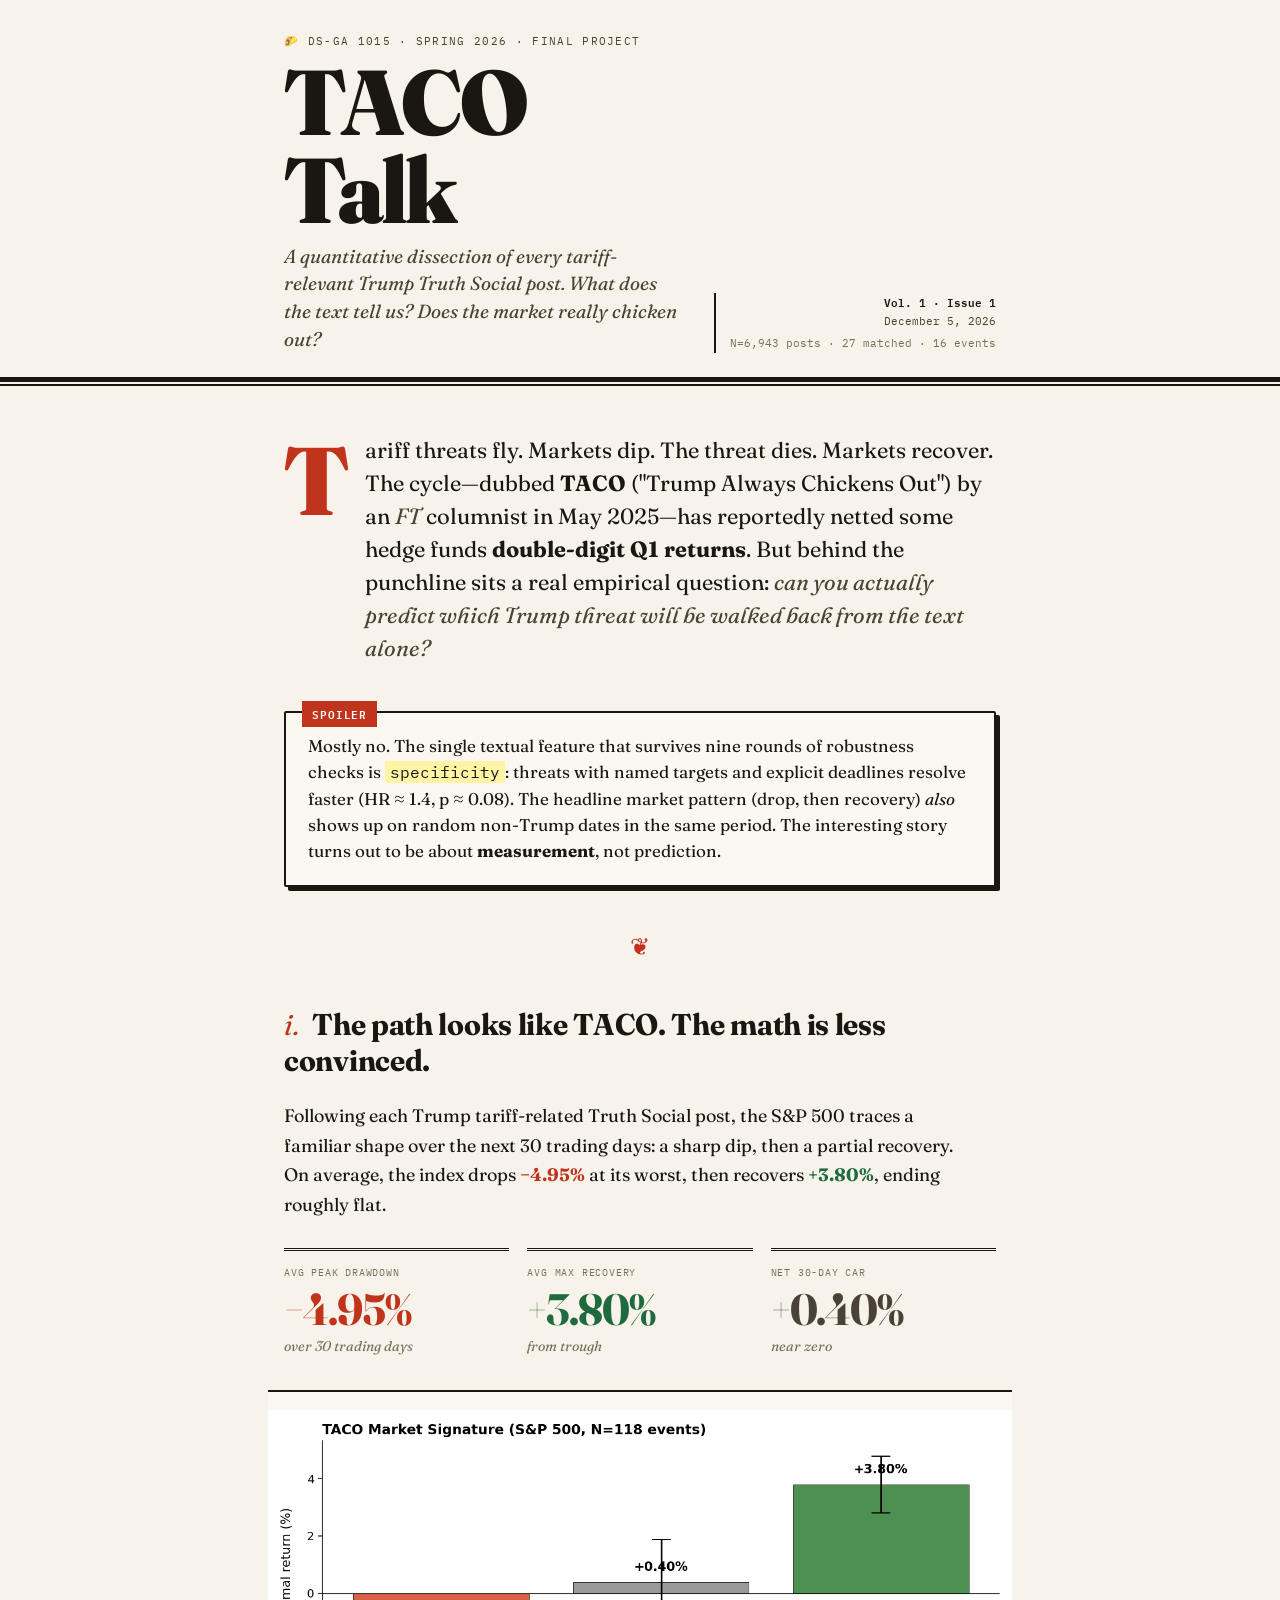
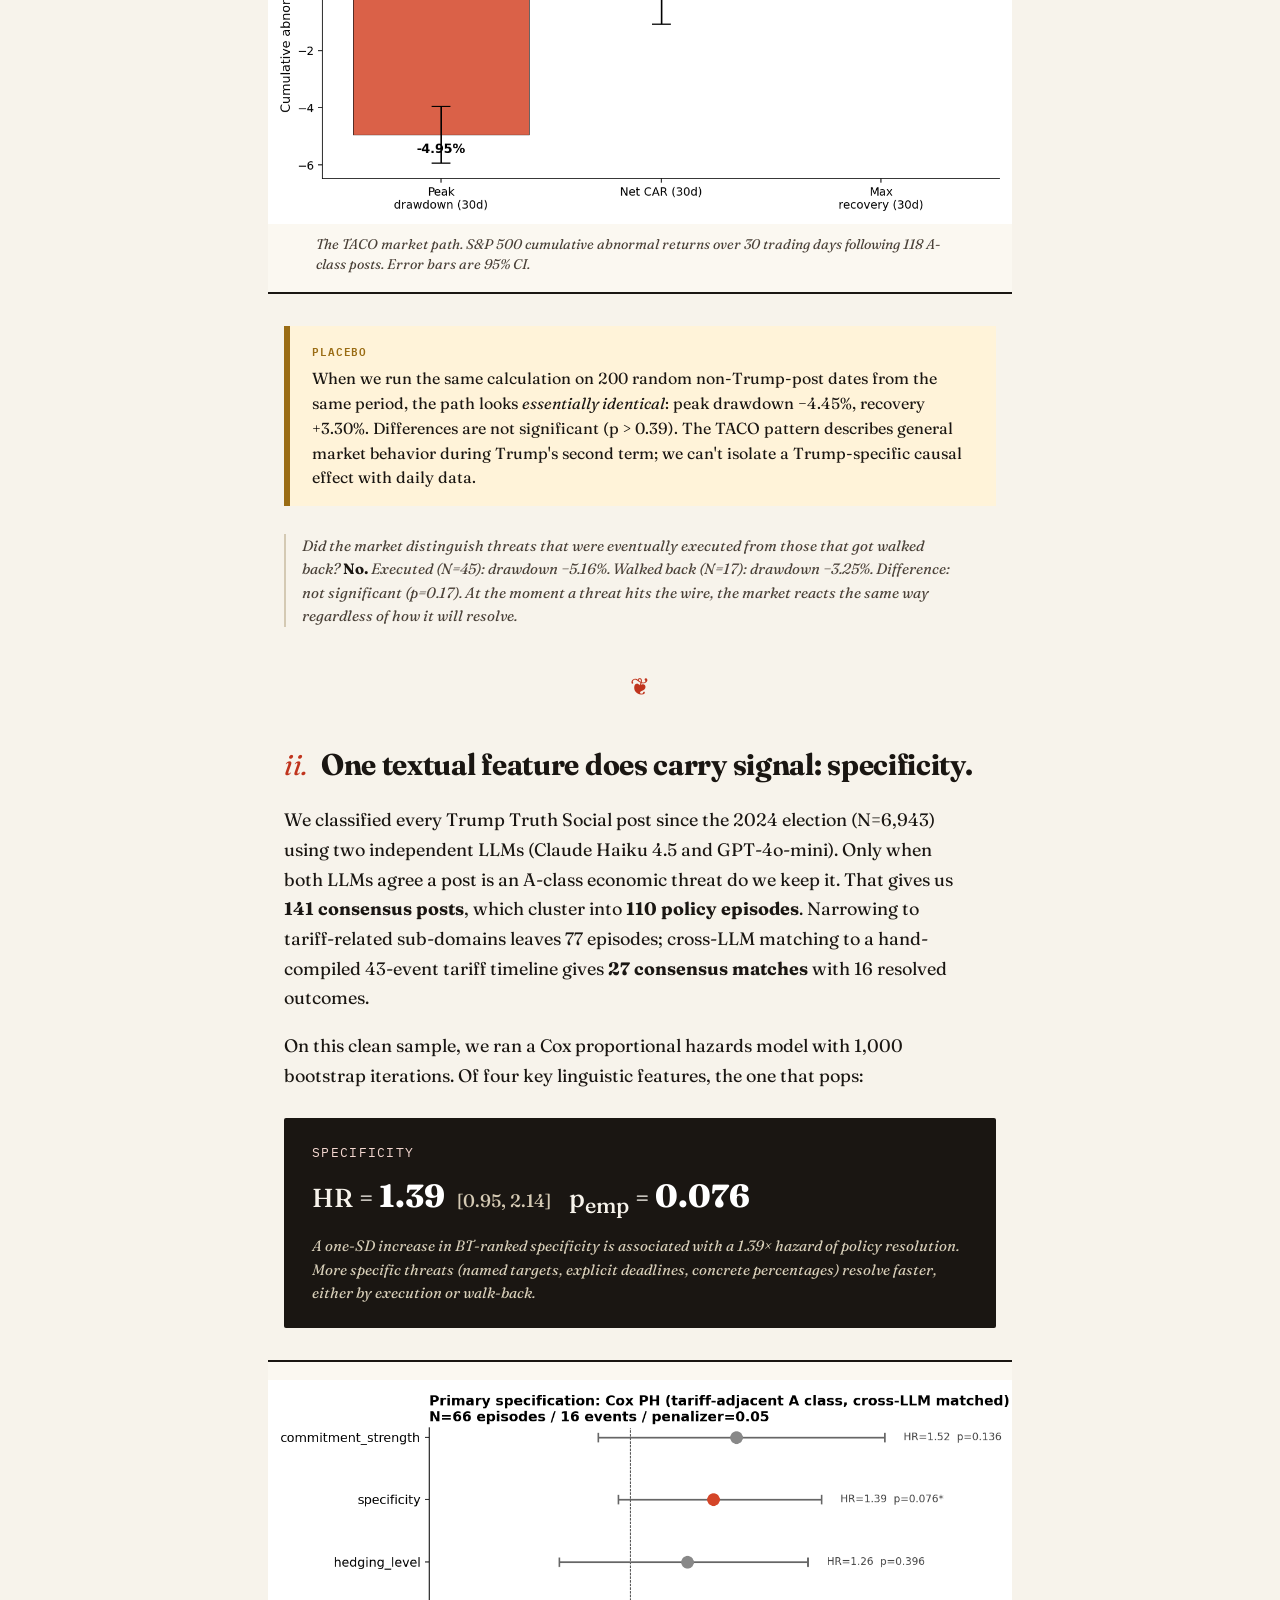
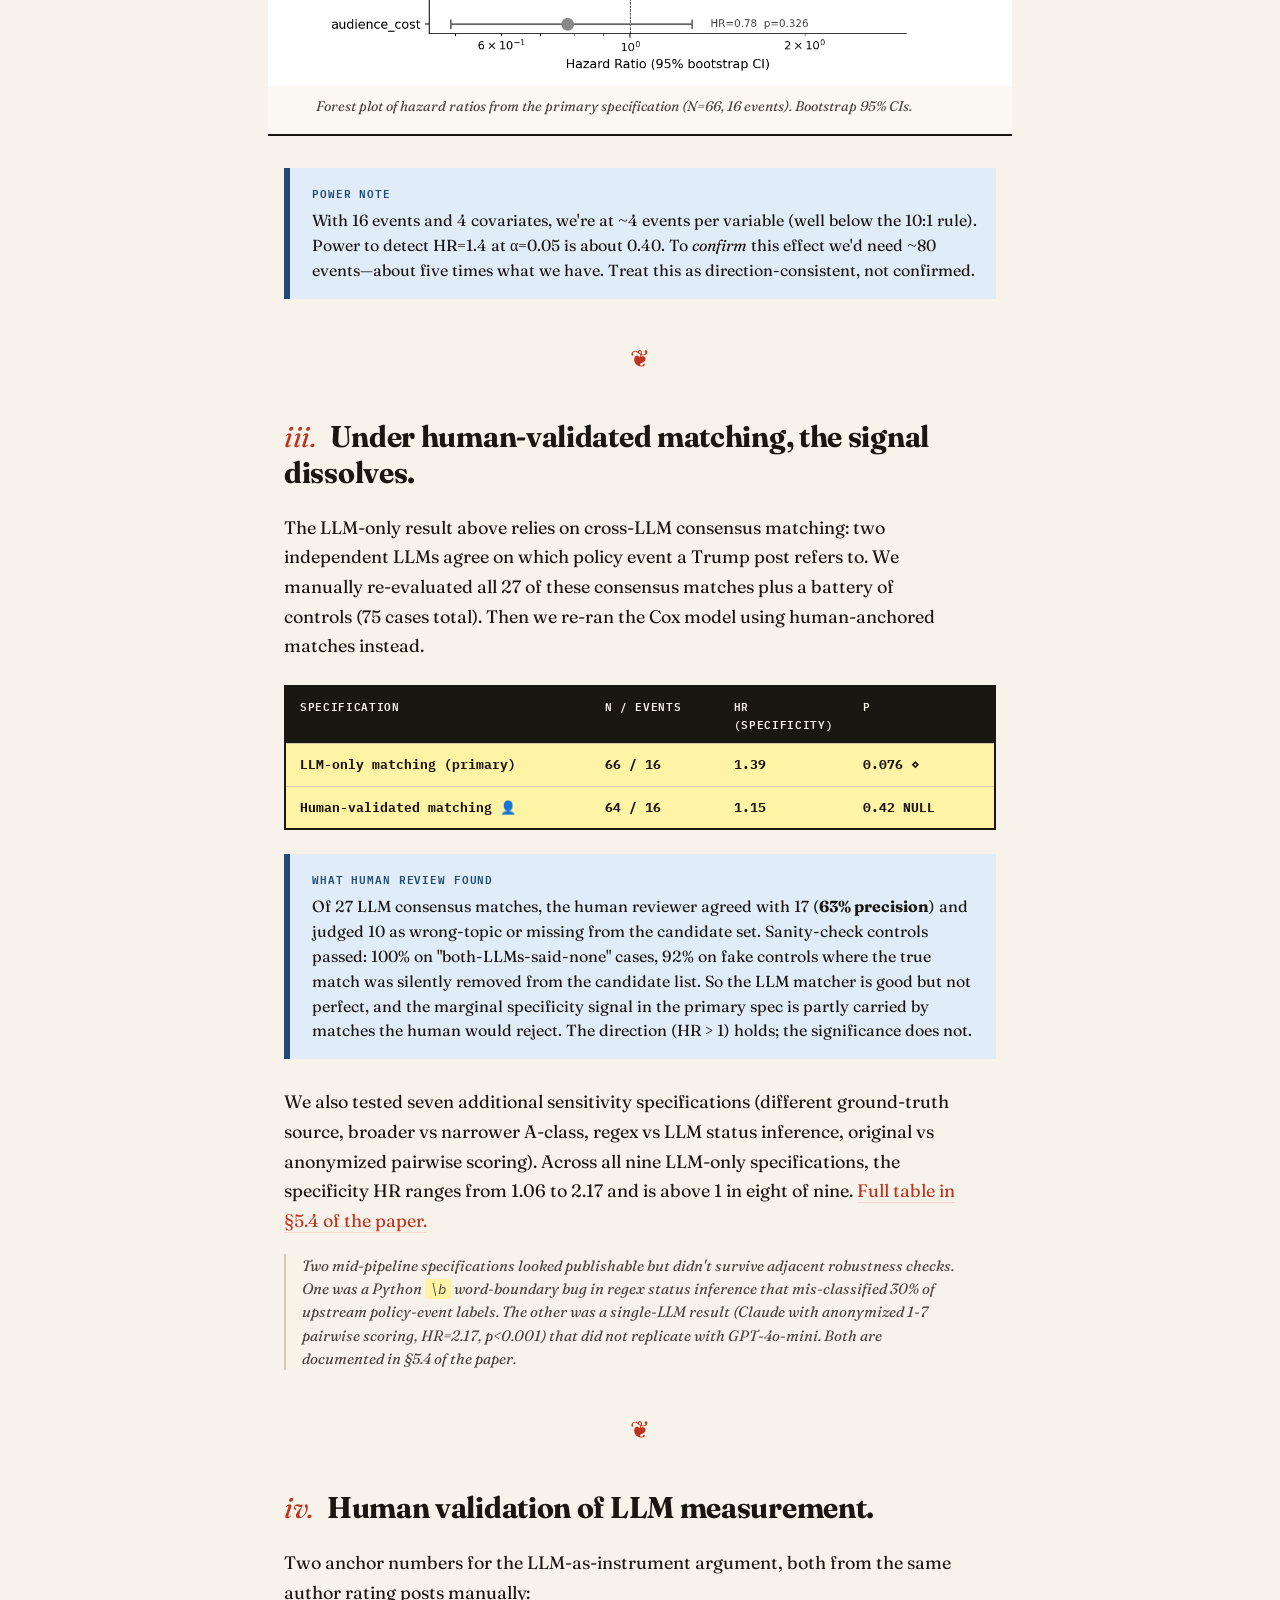
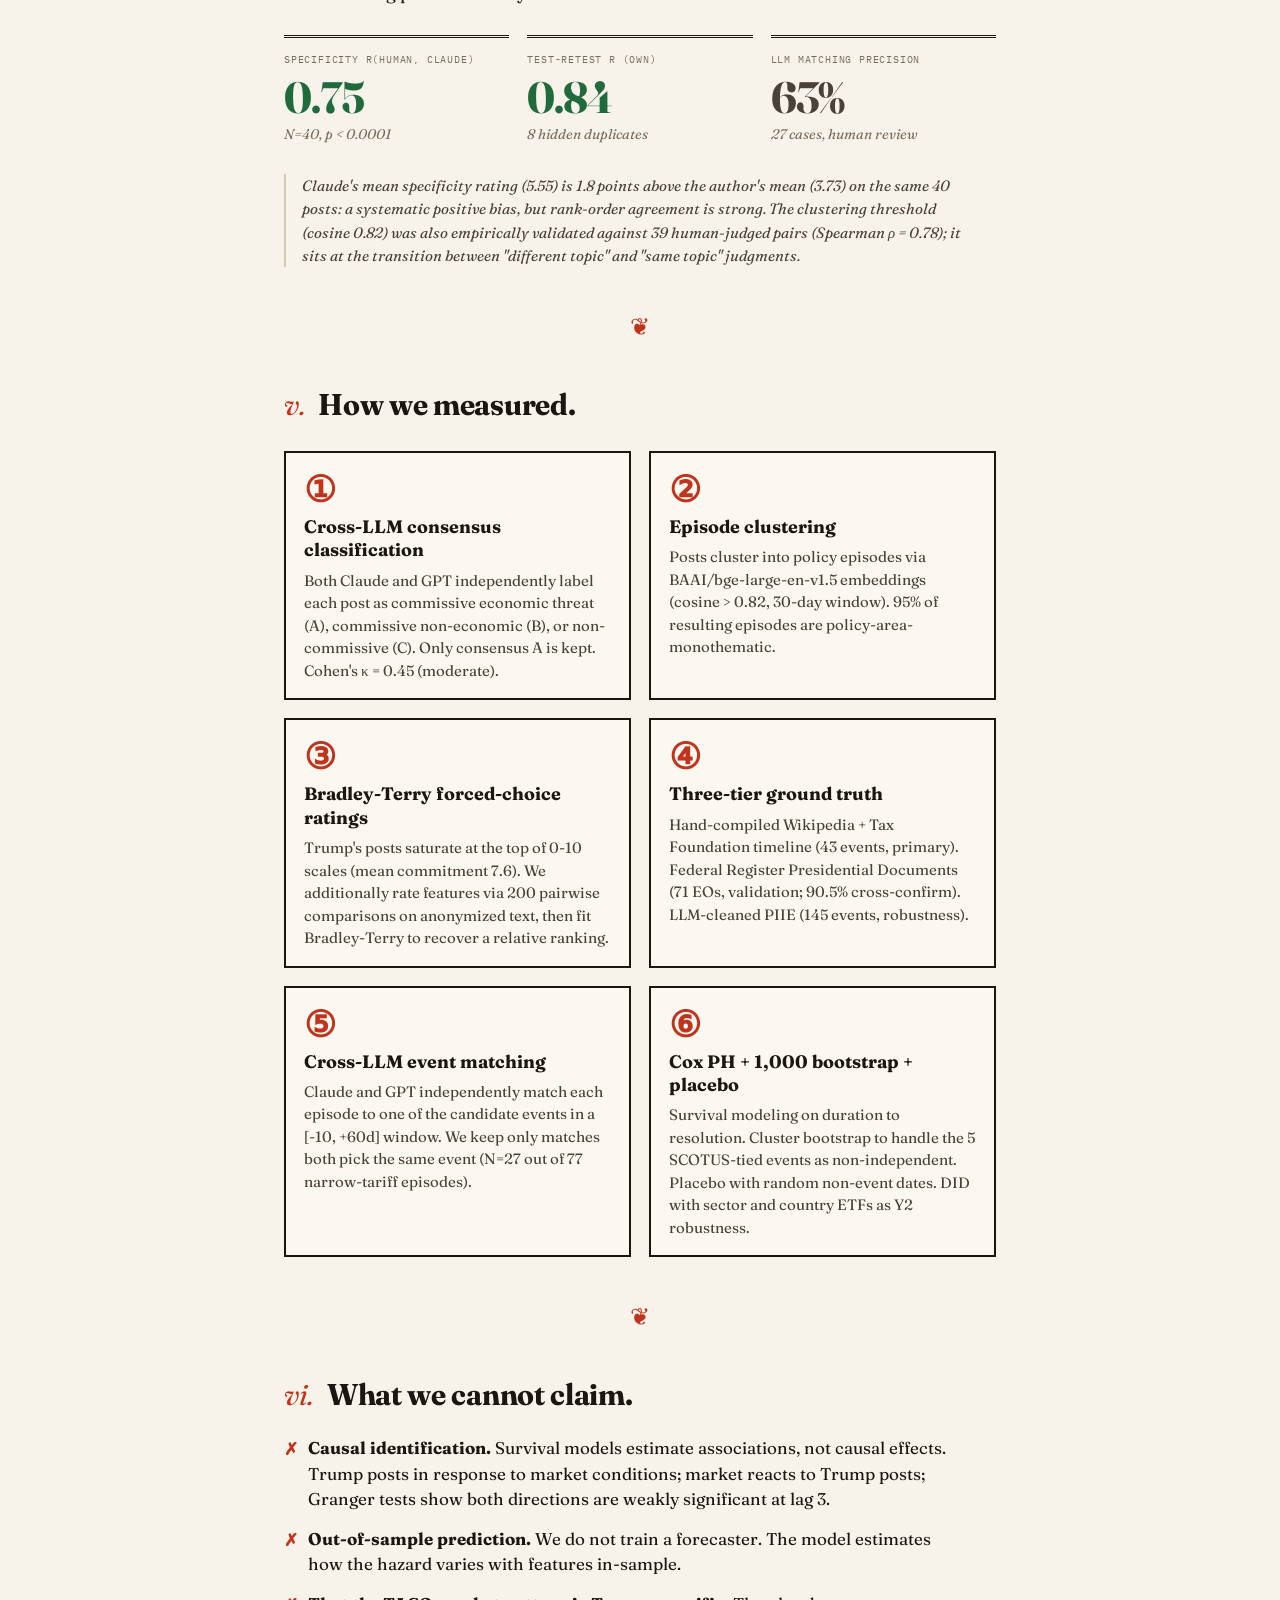
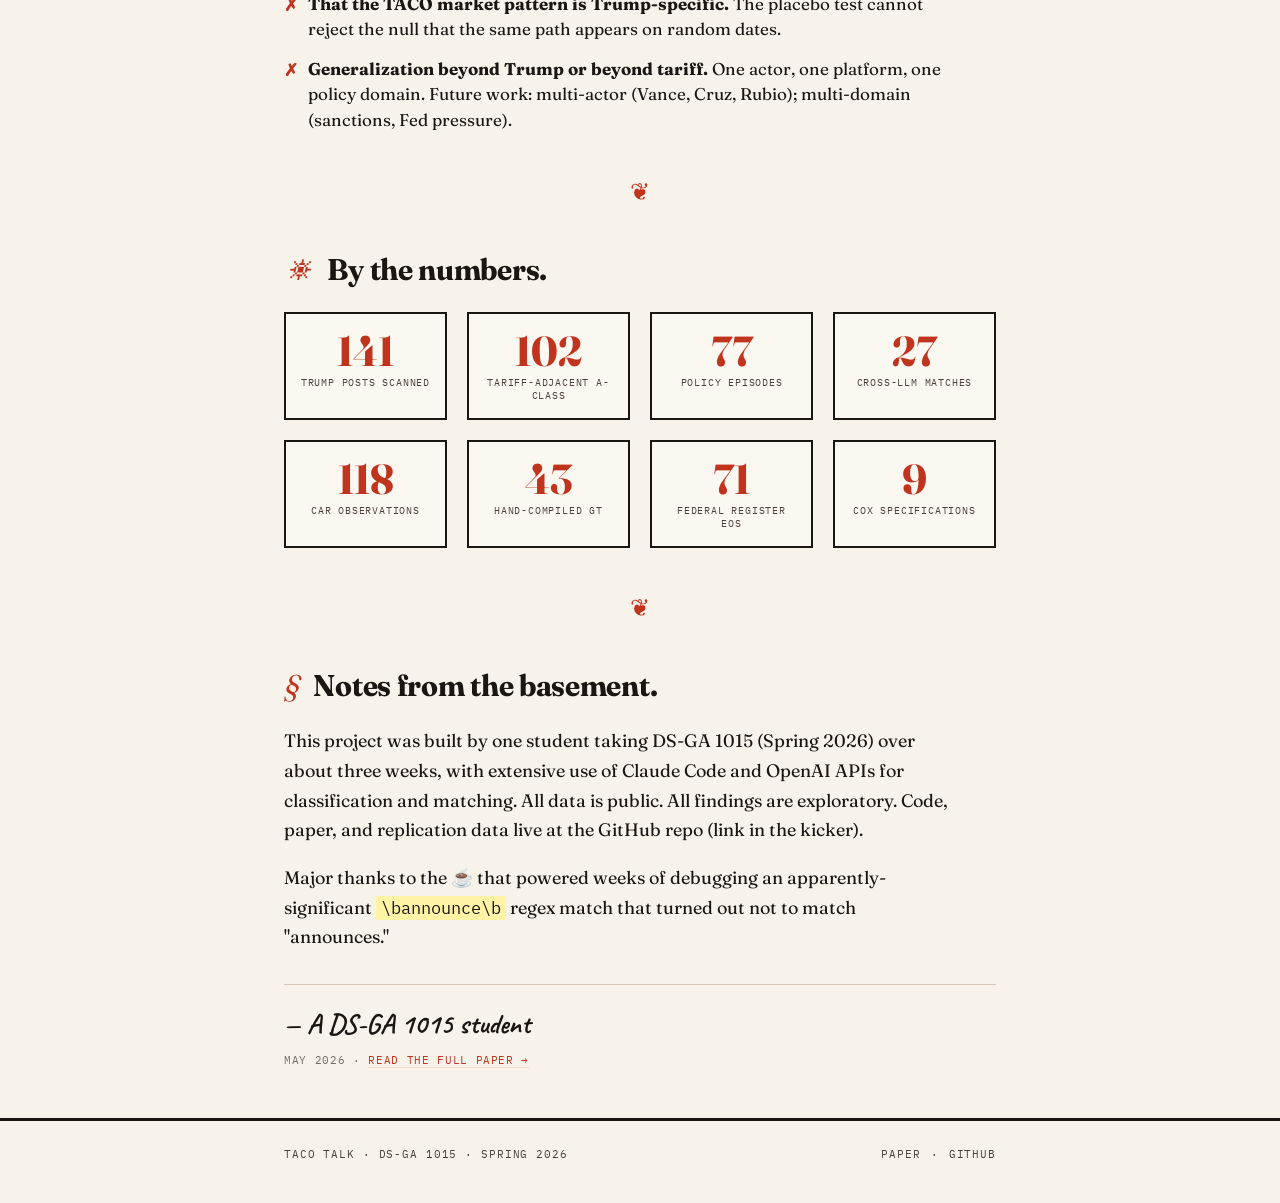
<file: docs/index.html>
<!doctype html>
<html lang="en">
<head>
<meta charset="utf-8" />
<meta name="viewport" content="width=device-width, initial-scale=1" />
<title>TACO Talk — Tariff Threats & Market Reactions</title>
<meta name="description" content="A quantitative dissection of Trump's tariff threats on Truth Social. NYU DS-GA 1015 final project, Spring 2026." />
<link rel="preconnect" href="https://fonts.googleapis.com">
<link rel="preconnect" href="https://fonts.gstatic.com" crossorigin>
<link href="https://fonts.googleapis.com/css2?family=Fraunces:opsz,wght,SOFT,WONK@9..144,300..900,0..100,0..1&family=Inter:wght@400;500;600;700&family=IBM+Plex+Mono:wght@400;500;600&family=Caveat:wght@500;700&display=swap" rel="stylesheet">
<link rel="stylesheet" href="./styles.css">
<link rel="icon" href="data:image/svg+xml,%3Csvg xmlns='http://www.w3.org/2000/svg' viewBox='0 0 100 100'%3E%3Ctext y='80' font-size='80'%3E🌮%3C/text%3E%3C/svg%3E">
</head>
<body>

<header class="header">
  <div class="wrap">
    <div class="masthead">
      <div class="masthead-left">
        <div class="kicker">🌮 DS-GA 1015 · Spring 2026 · Final Project</div>
        <h1 class="title">TACO Talk</h1>
        <div class="subtitle">
          A quantitative dissection of every tariff-relevant Trump Truth Social post.
          What does the text tell us? Does the market really chicken out?
        </div>
      </div>
      <div class="masthead-right">
        <div class="dateline">
          <div>Vol. 1 · Issue 1</div>
          <div id="dateline-date">May 12, 2026</div>
          <div class="vol-meta">N=6,943 posts · 27 matched · 16 events</div>
        </div>
      </div>
    </div>
  </div>
</header>

<nav class="rule-double"></nav>

<main class="wrap">

<!-- ============== HOOK ============== -->
<section class="story story-hook">
  <div class="dropcap-row">
    <div class="dropcap">T</div>
    <p class="lead">
      ariff threats fly. Markets dip. The threat dies. Markets recover. The cycle—dubbed
      <strong>TACO</strong> ("Trump Always Chickens Out") by an <em>FT</em> columnist in
      May 2025—has reportedly netted some hedge funds <strong>double-digit Q1 returns</strong>.
      But behind the punchline sits a real empirical question: <em>can you actually
      predict which Trump threat will be walked back from the text alone?</em>
    </p>
  </div>

  <div class="answer-box">
    <div class="answer-tag">Spoiler</div>
    <div class="answer-text">
      Mostly no. The single textual feature that survives nine rounds of robustness
      checks is <span class="tt">specificity</span>: threats with named targets and
      explicit deadlines resolve faster (HR ≈ 1.4, p ≈ 0.08). The headline market
      pattern (drop, then recovery) <em>also</em> shows up on random non-Trump dates
      in the same period. The interesting story turns out to be about
      <strong>measurement</strong>, not prediction.
    </div>
  </div>
</section>

<hr class="ornament">

<!-- ============== FINDING 1: TACO PATTERN ============== -->
<section class="story">
  <h2 class="section-title"><span class="numeral">i.</span> The path looks like TACO. The math is less convinced.</h2>

  <p>
    Following each Trump tariff-related Truth Social post, the S&amp;P 500 traces a
    familiar shape over the next 30 trading days: a sharp dip, then a partial recovery.
    On average, the index drops <strong class="hl-red">−4.95%</strong> at its worst,
    then recovers <strong class="hl-green">+3.80%</strong>, ending roughly flat.
  </p>

  <div class="stat-grid">
    <div class="stat">
      <div class="stat-label">Avg peak drawdown</div>
      <div class="stat-value stat-down">−4.95%</div>
      <div class="stat-sub">over 30 trading days</div>
    </div>
    <div class="stat">
      <div class="stat-label">Avg max recovery</div>
      <div class="stat-value stat-up">+3.80%</div>
      <div class="stat-sub">from trough</div>
    </div>
    <div class="stat">
      <div class="stat-label">Net 30-day CAR</div>
      <div class="stat-value stat-flat">+0.40%</div>
      <div class="stat-sub">near zero</div>
    </div>
  </div>

  <figure class="fig">
    <img src="./figures/fig_taco_signature.png" alt="TACO market signature: peak drawdown, net CAR, recovery">
    <figcaption>The TACO market path. S&amp;P 500 cumulative abnormal returns over 30 trading days following 118 A-class posts. Error bars are 95% CI.</figcaption>
  </figure>

  <div class="callout callout-warn">
    <div class="callout-tag">Placebo</div>
    <div class="callout-body">
      When we run the same calculation on 200 random non-Trump-post dates from
      the same period, the path looks <em>essentially identical</em>: peak drawdown
      −4.45%, recovery +3.30%. Differences are not significant (p &gt; 0.39).
      The TACO pattern describes general market behavior during Trump's second
      term; we can't isolate a Trump-specific causal effect with daily data.
    </div>
  </div>

  <p class="aside">
    Did the market distinguish threats that were eventually executed from
    those that got walked back? <strong>No.</strong> Executed (N=45): drawdown −5.16%.
    Walked back (N=17): drawdown −3.25%. Difference: not significant (p=0.17).
    At the moment a threat hits the wire, the market reacts the same way
    regardless of how it will resolve.
  </p>
</section>

<hr class="ornament">

<!-- ============== FINDING 2: SPECIFICITY ============== -->
<section class="story">
  <h2 class="section-title"><span class="numeral">ii.</span> One textual feature does carry signal: specificity.</h2>

  <p>
    We classified every Trump Truth Social post since the 2024 election (N=6,943)
    using two independent LLMs (Claude Haiku 4.5 and GPT-4o-mini). Only when both
    LLMs agree a post is an A-class economic threat do we keep it.
    That gives us <strong>141 consensus posts</strong>, which cluster into
    <strong>110 policy episodes</strong>. Narrowing to tariff-related sub-domains
    leaves 77 episodes; cross-LLM matching to a hand-compiled 43-event tariff
    timeline gives <strong>27 consensus matches</strong> with 16 resolved outcomes.
  </p>

  <p>
    On this clean sample, we ran a Cox proportional hazards model with 1,000
    bootstrap iterations. Of four key linguistic features, the one that pops:
  </p>

  <div class="finding-box">
    <div class="finding-feature">specificity</div>
    <div class="finding-stat">
      HR = <strong>1.39</strong> &nbsp;<span class="bracket">[0.95, 2.14]</span>
      &nbsp; p<sub>emp</sub> = <strong>0.076</strong>
    </div>
    <div class="finding-interp">
      A one-SD increase in BT-ranked specificity is associated with a 1.39× hazard
      of policy resolution. More specific threats (named targets, explicit
      deadlines, concrete percentages) resolve faster, either by execution or
      walk-back.
    </div>
  </div>

  <figure class="fig">
    <img src="./figures/fig_v5_primary_forest.png" alt="Primary Cox forest plot">
    <figcaption>Forest plot of hazard ratios from the primary specification (N=66, 16 events). Bootstrap 95% CIs.</figcaption>
  </figure>

  <div class="callout callout-info">
    <div class="callout-tag">Power note</div>
    <div class="callout-body">
      With 16 events and 4 covariates, we're at ~4 events per variable
      (well below the 10:1 rule). Power to detect HR=1.4 at α=0.05 is about 0.40.
      To <em>confirm</em> this effect we'd need ~80 events—about five times what
      we have. Treat this as direction-consistent, not confirmed.
    </div>
  </div>
</section>

<hr class="ornament">

<!-- ============== FINDING 3: HUMAN-VALIDATED COLLAPSE ============== -->
<section class="story">
  <h2 class="section-title"><span class="numeral">iii.</span> Under human-validated matching, the signal dissolves.</h2>

  <p>
    The LLM-only result above relies on cross-LLM consensus matching: two
    independent LLMs agree on which policy event a Trump post refers to. We
    manually re-evaluated all 27 of these consensus matches plus a battery of
    controls (75 cases total). Then we re-ran the Cox model using human-anchored
    matches instead.
  </p>

  <div class="trail-table">
    <div class="trail-row trail-head">
      <div>Specification</div>
      <div>N / events</div>
      <div>HR (specificity)</div>
      <div>p</div>
    </div>
    <div class="trail-row trail-primary">
      <div><strong>LLM-only matching (primary)</strong></div>
      <div><strong>66 / 16</strong></div>
      <div><strong>1.39</strong></div>
      <div><strong>0.076 ⋄</strong></div>
    </div>
    <div class="trail-row trail-primary">
      <div><strong>Human-validated matching 👤</strong></div>
      <div><strong>64 / 16</strong></div>
      <div><strong>1.15</strong></div>
      <div><strong>0.42 NULL</strong></div>
    </div>
  </div>

  <div class="callout callout-info" style="margin-top:24px">
    <div class="callout-tag">What human review found</div>
    <div class="callout-body">
      Of 27 LLM consensus matches, the human reviewer agreed with 17 (<strong>63%
      precision</strong>) and judged 10 as wrong-topic or missing from the
      candidate set. Sanity-check controls passed: 100% on "both-LLMs-said-none"
      cases, 92% on fake controls where the true match was silently removed from
      the candidate list. So the LLM matcher is good but not perfect, and the
      marginal specificity signal in the primary spec is partly carried by
      matches the human would reject. The direction (HR &gt; 1) holds; the
      significance does not.
    </div>
  </div>

  <p>
    We also tested seven additional sensitivity specifications (different
    ground-truth source, broader vs narrower A-class, regex vs LLM status
    inference, original vs anonymized pairwise scoring). Across all nine
    LLM-only specifications, the specificity HR ranges from 1.06 to 2.17 and
    is above 1 in eight of nine. <a href="../paper/draft.md#54-robustness-seven-independent-specifications">Full table in §5.4 of the paper.</a>
  </p>

  <p class="aside">
    Two mid-pipeline specifications looked publishable but didn't survive
    adjacent robustness checks. One was a Python <span class="tt">\b</span>
    word-boundary bug in regex status inference that mis-classified 30% of
    upstream policy-event labels. The other was a single-LLM result (Claude with
    anonymized 1-7 pairwise scoring, HR=2.17, p&lt;0.001) that did not replicate
    with GPT-4o-mini. Both are documented in §5.4 of the paper.
  </p>
</section>

<hr class="ornament">

<section class="story">
  <h2 class="section-title"><span class="numeral">iv.</span> Human validation of LLM measurement.</h2>

  <p>
    Two anchor numbers for the LLM-as-instrument argument, both from the same
    author rating posts manually:
  </p>

  <div class="stat-grid">
    <div class="stat">
      <div class="stat-label">Specificity r(human, Claude)</div>
      <div class="stat-value stat-up">0.75</div>
      <div class="stat-sub">N=40, p &lt; 0.0001</div>
    </div>
    <div class="stat">
      <div class="stat-label">Test-retest r (own)</div>
      <div class="stat-value stat-up">0.84</div>
      <div class="stat-sub">8 hidden duplicates</div>
    </div>
    <div class="stat">
      <div class="stat-label">LLM matching precision</div>
      <div class="stat-value stat-flat">63%</div>
      <div class="stat-sub">27 cases, human review</div>
    </div>
  </div>

  <p class="aside">
    Claude's mean specificity rating (5.55) is 1.8 points above the author's
    mean (3.73) on the same 40 posts: a systematic positive bias, but rank-order
    agreement is strong. The clustering threshold (cosine 0.82) was also
    empirically validated against 39 human-judged pairs (Spearman ρ = 0.78); it
    sits at the transition between "different topic" and "same topic" judgments.
  </p>
</section>

<hr class="ornament">

<!-- ============== HOW WE MEASURED ============== -->
<section class="story">
  <h2 class="section-title"><span class="numeral">v.</span> How we measured.</h2>

  <div class="method-grid">
    <div class="method-card">
      <div class="method-num">①</div>
      <div class="method-name">Cross-LLM consensus classification</div>
      <div class="method-body">
        Both Claude and GPT independently label each post as commissive economic
        threat (A), commissive non-economic (B), or non-commissive (C). Only
        consensus A is kept. Cohen's κ = 0.45 (moderate).
      </div>
    </div>
    <div class="method-card">
      <div class="method-num">②</div>
      <div class="method-name">Episode clustering</div>
      <div class="method-body">
        Posts cluster into policy episodes via BAAI/bge-large-en-v1.5 embeddings
        (cosine &gt; 0.82, 30-day window). 95% of resulting episodes are
        policy-area-monothematic.
      </div>
    </div>
    <div class="method-card">
      <div class="method-num">③</div>
      <div class="method-name">Bradley-Terry forced-choice ratings</div>
      <div class="method-body">
        Trump's posts saturate at the top of 0-10 scales (mean commitment 7.6).
        We additionally rate features via 200 pairwise comparisons on anonymized
        text, then fit Bradley-Terry to recover a relative ranking.
      </div>
    </div>
    <div class="method-card">
      <div class="method-num">④</div>
      <div class="method-name">Three-tier ground truth</div>
      <div class="method-body">
        Hand-compiled Wikipedia + Tax Foundation timeline (43 events, primary).
        Federal Register Presidential Documents (71 EOs, validation; 90.5% cross-confirm).
        LLM-cleaned PIIE (145 events, robustness).
      </div>
    </div>
    <div class="method-card">
      <div class="method-num">⑤</div>
      <div class="method-name">Cross-LLM event matching</div>
      <div class="method-body">
        Claude and GPT independently match each episode to one of the candidate
        events in a [-10, +60d] window. We keep only matches both pick the same
        event (N=27 out of 77 narrow-tariff episodes).
      </div>
    </div>
    <div class="method-card">
      <div class="method-num">⑥</div>
      <div class="method-name">Cox PH + 1,000 bootstrap + placebo</div>
      <div class="method-body">
        Survival modeling on duration to resolution. Cluster bootstrap to handle
        the 5 SCOTUS-tied events as non-independent. Placebo with random non-event
        dates. DID with sector and country ETFs as Y2 robustness.
      </div>
    </div>
  </div>
</section>

<hr class="ornament">

<!-- ============== WHAT WE CAN'T CLAIM ============== -->
<section class="story">
  <h2 class="section-title"><span class="numeral">vi.</span> What we cannot claim.</h2>

  <ul class="caveat-list">
    <li>
      <strong>Causal identification.</strong> Survival models estimate
      associations, not causal effects. Trump posts in response to market
      conditions; market reacts to Trump posts; Granger tests show both
      directions are weakly significant at lag 3.
    </li>
    <li>
      <strong>Out-of-sample prediction.</strong> We do not train a forecaster.
      The model estimates how the hazard varies with features in-sample.
    </li>
    <li>
      <strong>That the TACO market pattern is Trump-specific.</strong> The
      placebo test cannot reject the null that the same path appears on random
      dates.
    </li>
    <li>
      <strong>Generalization beyond Trump or beyond tariff.</strong> One actor,
      one platform, one policy domain. Future work: multi-actor (Vance, Cruz,
      Rubio); multi-domain (sanctions, Fed pressure).
    </li>
  </ul>
</section>

<hr class="ornament">

<!-- ============== STATS SNAPSHOT ============== -->
<section class="story stats-snapshot">
  <h2 class="section-title"><span class="numeral">⛯</span> By the numbers.</h2>

  <div class="big-stat-grid" id="big-stats">
    <!-- populated by app.js -->
  </div>
</section>

<hr class="ornament">

<!-- ============== ABOUT ============== -->
<section class="story">
  <h2 class="section-title"><span class="numeral">§</span> Notes from the basement.</h2>
  <p>
    This project was built by one student taking DS-GA 1015 (Spring 2026)
    over about three weeks, with extensive use of Claude Code and OpenAI
    APIs for classification and matching. All data is public. All findings
    are exploratory. Code, paper, and replication data live at the GitHub
    repo (link in the kicker).
  </p>
  <p>
    Major thanks to the &#x2615; that powered weeks of debugging an
    apparently-significant <span class="tt">\bannounce\b</span> regex match
    that turned out not to match "announces."
  </p>
  <div class="signature">
    <div class="sig-handwriting">— A DS-GA 1015 student</div>
    <div class="sig-meta">May 2026 · <a href="paper/draft.md">read the full paper →</a></div>
  </div>
</section>

</main>

<footer class="footer">
  <div class="wrap footer-inner">
    <div>TACO Talk · DS-GA 1015 · Spring 2026</div>
    <div class="footer-links">
      <a href="../paper/draft.md">paper</a>
      <span>·</span>
      <a href="https://github.com/" id="github-link">github</a>
    </div>
  </div>
</footer>

<script src="./data.js"></script>
<script src="./app.js"></script>
</body>
</html>
</file>
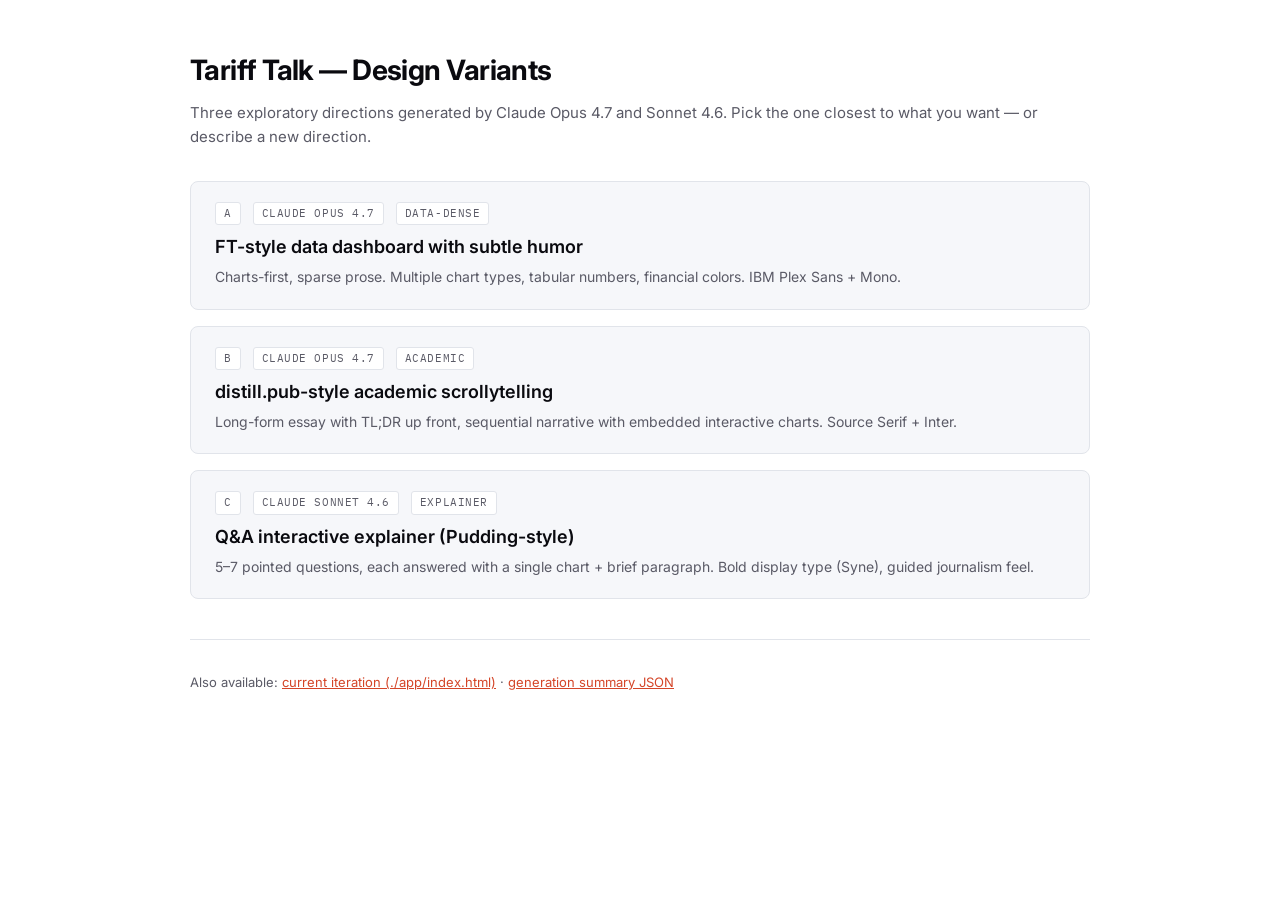
<file: _archive/old_app_designs/designs/index.html>
<!doctype html>
<html lang="en">
<head>
<meta charset="utf-8">
<meta name="viewport" content="width=device-width, initial-scale=1">
<title>Design Variants · Tariff Talk</title>
<link rel="preconnect" href="https://fonts.googleapis.com">
<link rel="preconnect" href="https://fonts.gstatic.com" crossorigin>
<link href="https://fonts.googleapis.com/css2?family=Inter:wght@400;500;600;700&family=IBM+Plex+Mono:wght@400;500&display=swap" rel="stylesheet">
<style>
  :root {
    --bg: #ffffff;
    --bg-alt: #f6f7fa;
    --ink: #0a0a0f;
    --ink-soft: #5a5a66;
    --rule: #e1e4ea;
    --accent: #d44528;
  }
  @media (prefers-color-scheme: dark) {
    :root {
      --bg: #0a0a0f;
      --bg-alt: #14141c;
      --ink: #ededf0;
      --ink-soft: #9b9ba8;
      --rule: #2a2a35;
      --accent: #ef5a3e;
    }
  }
  * { box-sizing: border-box; margin: 0; padding: 0; }
  body {
    background: var(--bg);
    color: var(--ink);
    font-family: Inter, -apple-system, sans-serif;
    padding: 48px 24px;
    line-height: 1.6;
  }
  .container { max-width: 900px; margin: 0 auto; }
  h1 { font-size: 28px; margin-bottom: 8px; letter-spacing: -0.02em; }
  .lede { color: var(--ink-soft); font-size: 15px; margin-bottom: 32px; }
  .design-list {
    display: grid;
    gap: 16px;
    margin-bottom: 40px;
  }
  .design-card {
    border: 1px solid var(--rule);
    border-radius: 8px;
    padding: 20px 24px;
    text-decoration: none;
    color: inherit;
    transition: border-color 0.15s, transform 0.15s;
    background: var(--bg-alt);
    display: block;
  }
  .design-card:hover {
    border-color: var(--accent);
    transform: translateY(-1px);
  }
  .design-meta {
    display: flex;
    gap: 12px;
    font-family: "IBM Plex Mono", monospace;
    font-size: 11px;
    color: var(--ink-soft);
    text-transform: uppercase;
    letter-spacing: 0.05em;
    margin-bottom: 8px;
  }
  .design-badge {
    padding: 2px 8px;
    background: var(--bg);
    border: 1px solid var(--rule);
    border-radius: 3px;
  }
  .design-title {
    font-size: 18px;
    font-weight: 600;
    margin-bottom: 4px;
  }
  .design-desc {
    color: var(--ink-soft);
    font-size: 14px;
  }
  .small {
    font-size: 13px;
    color: var(--ink-soft);
  }
  .small a { color: var(--accent); }
  hr {
    border: none;
    border-top: 1px solid var(--rule);
    margin: 32px 0;
  }
</style>
</head>
<body>
<div class="container">

<h1>Tariff Talk — Design Variants</h1>
<p class="lede">Three exploratory directions generated by Claude Opus 4.7 and Sonnet 4.6.
Pick the one closest to what you want — or describe a new direction.</p>

<div class="design-list">

  <a class="design-card" href="./a/index.html">
    <div class="design-meta">
      <span class="design-badge">A</span>
      <span class="design-badge">Claude Opus 4.7</span>
      <span class="design-badge">data-dense</span>
    </div>
    <div class="design-title">FT-style data dashboard with subtle humor</div>
    <div class="design-desc">Charts-first, sparse prose. Multiple chart types, tabular numbers, financial colors. IBM Plex Sans + Mono.</div>
  </a>

  <a class="design-card" href="./b/index.html">
    <div class="design-meta">
      <span class="design-badge">B</span>
      <span class="design-badge">Claude Opus 4.7</span>
      <span class="design-badge">academic</span>
    </div>
    <div class="design-title">distill.pub-style academic scrollytelling</div>
    <div class="design-desc">Long-form essay with TL;DR up front, sequential narrative with embedded interactive charts.  Source Serif + Inter.</div>
  </a>

  <a class="design-card" href="./c/index.html">
    <div class="design-meta">
      <span class="design-badge">C</span>
      <span class="design-badge">Claude Sonnet 4.6</span>
      <span class="design-badge">explainer</span>
    </div>
    <div class="design-title">Q&A interactive explainer (Pudding-style)</div>
    <div class="design-desc">5–7 pointed questions, each answered with a single chart + brief paragraph. Bold display type (Syne), guided journalism feel.</div>
  </a>

</div>

<hr/>

<p class="small">
Also available: <a href="../index.html">current iteration (./app/index.html)</a> · <a href="./_summary.json">generation summary JSON</a>
</p>

</div>
</body>
</html>
</file>
<file: app/styles.css>
/* TACO Talk — newspaper-style essay with personality */

:root {
  --bg: #f7f3eb;             /* warm off-white, newsprint */
  --bg-card: #fbf8f1;
  --ink: #1a1612;            /* warm black */
  --ink-soft: #4a4138;
  --ink-faint: #7a6d5e;
  --rule: #1a1612;
  --rule-soft: #d4c9b3;
  --accent: #c0341d;         /* TACO red */
  --accent-soft: #f4d8d0;
  --green: #1f6b3e;
  --amber: #9a6c14;
  --blue: #1f4a7a;
  --highlight: #fff3a6;
}

* { box-sizing: border-box; margin: 0; padding: 0; }

html, body {
  background: var(--bg);
  color: var(--ink);
  font-family: "Fraunces", "Charter", Georgia, "Times New Roman", serif;
  font-size: 18px;
  line-height: 1.65;
  -webkit-font-smoothing: antialiased;
  text-rendering: optimizeLegibility;
}

.wrap {
  max-width: 760px;
  margin: 0 auto;
  padding: 0 24px;
}

/* ============ HEADER / MASTHEAD ============ */
.header {
  padding: 32px 0 24px;
  border-bottom: 3px solid var(--ink);
}

.masthead {
  display: flex;
  justify-content: space-between;
  align-items: flex-end;
  gap: 32px;
  flex-wrap: wrap;
}

.masthead-left { flex: 1; min-width: 280px; }
.masthead-right { text-align: right; }

.kicker {
  font-family: "IBM Plex Mono", monospace;
  font-size: 11px;
  text-transform: uppercase;
  letter-spacing: 0.12em;
  color: var(--ink-soft);
  margin-bottom: 8px;
}

.title {
  font-family: "Fraunces", serif;
  font-weight: 900;
  font-size: clamp(48px, 9vw, 92px);
  line-height: 0.95;
  letter-spacing: -0.025em;
  color: var(--ink);
  font-variation-settings: "opsz" 144, "SOFT" 30, "WONK" 1;
  margin-bottom: 10px;
}

.subtitle {
  font-family: "Fraunces", serif;
  font-weight: 400;
  font-size: 19px;
  font-style: italic;
  color: var(--ink-soft);
  line-height: 1.45;
  max-width: 520px;
}

.dateline {
  font-family: "IBM Plex Mono", monospace;
  font-size: 11px;
  color: var(--ink-soft);
  line-height: 1.7;
  text-align: right;
  border-left: 2px solid var(--ink);
  padding-left: 14px;
}
.dateline > div:first-child { font-weight: 600; color: var(--ink); }
.vol-meta { margin-top: 4px; color: var(--ink-faint); }

/* ============ DOUBLE RULE NAV ============ */
.rule-double {
  height: 6px;
  border-top: 2px solid var(--ink);
  border-bottom: 2px solid var(--ink);
  margin: 0;
  background: var(--bg);
}
.rule-double::before {
  content: "";
  display: block;
  height: 1px;
  background: var(--ink);
  margin: 2px 0;
}

main { padding-bottom: 80px; padding-top: 32px; }

/* ============ STORY SECTIONS ============ */
.story {
  margin: 48px 0;
  font-size: 18px;
}

.story p {
  margin-bottom: 18px;
  max-width: 680px;
}

.story-hook .dropcap-row {
  display: flex;
  align-items: flex-start;
  gap: 16px;
}

.dropcap {
  font-family: "Fraunces", serif;
  font-weight: 900;
  font-size: 96px;
  line-height: 0.85;
  color: var(--accent);
  flex-shrink: 0;
  font-variation-settings: "opsz" 144, "SOFT" 30, "WONK" 1;
  padding-top: 6px;
}

.lead {
  font-size: 22px;
  line-height: 1.5;
  font-family: "Fraunces", serif;
  font-weight: 400;
  color: var(--ink);
}
.lead strong { font-weight: 700; }
.lead em { font-style: italic; color: var(--ink-soft); }

/* ============ SECTION TITLES ============ */
.section-title {
  font-family: "Fraunces", serif;
  font-weight: 700;
  font-size: 30px;
  line-height: 1.2;
  letter-spacing: -0.01em;
  color: var(--ink);
  margin: 0 0 22px;
  font-variation-settings: "opsz" 72, "SOFT" 20;
}

.numeral {
  font-family: "Fraunces", serif;
  font-style: italic;
  font-weight: 400;
  color: var(--accent);
  margin-right: 8px;
  font-variation-settings: "opsz" 72;
}

/* ============ ANSWER BOX (hook) ============ */
.answer-box {
  margin: 28px 0 0;
  background: var(--bg-card);
  border: 2px solid var(--ink);
  border-radius: 2px;
  padding: 20px 22px;
  position: relative;
  box-shadow: 4px 4px 0 var(--ink);
}
.answer-tag {
  position: absolute;
  top: -12px;
  left: 16px;
  background: var(--accent);
  color: white;
  font-family: "IBM Plex Mono", monospace;
  font-size: 11px;
  font-weight: 600;
  text-transform: uppercase;
  letter-spacing: 0.08em;
  padding: 4px 10px;
}
.answer-text {
  font-family: "Fraunces", serif;
  font-size: 17px;
  line-height: 1.55;
  color: var(--ink);
}

/* ============ STATS ============ */
.stat-grid {
  display: grid;
  grid-template-columns: repeat(auto-fit, minmax(180px, 1fr));
  gap: 18px;
  margin: 28px 0;
}
.stat {
  border-top: 3px double var(--ink);
  padding-top: 14px;
}
.stat-label {
  font-family: "IBM Plex Mono", monospace;
  font-size: 10px;
  text-transform: uppercase;
  letter-spacing: 0.08em;
  color: var(--ink-faint);
  margin-bottom: 6px;
}
.stat-value {
  font-family: "Fraunces", serif;
  font-weight: 700;
  font-size: 44px;
  line-height: 1;
  letter-spacing: -0.025em;
  font-variation-settings: "opsz" 144;
}
.stat-down { color: var(--accent); }
.stat-up { color: var(--green); }
.stat-flat { color: var(--ink-soft); }
.stat-sub {
  font-family: "Fraunces", serif;
  font-style: italic;
  font-size: 14px;
  color: var(--ink-faint);
  margin-top: 4px;
}

/* ============ FIGURES ============ */
.fig {
  margin: 32px -16px;
  border-top: 2px solid var(--ink);
  border-bottom: 2px solid var(--ink);
  padding: 18px 0;
  background: var(--bg-card);
}
.fig img {
  display: block;
  width: 100%;
  height: auto;
  margin: 0 auto;
}
.fig figcaption {
  font-family: "Fraunces", serif;
  font-style: italic;
  font-size: 14px;
  line-height: 1.45;
  color: var(--ink-soft);
  padding: 10px 16px 0;
  max-width: 680px;
  margin: 0 auto;
}

/* ============ CALLOUTS ============ */
.callout {
  margin: 28px 0;
  padding: 16px 18px 16px 22px;
  border-left: 6px solid var(--accent);
  background: var(--accent-soft);
  position: relative;
}
.callout-warn { border-left-color: var(--amber); background: #fff3d9; }
.callout-info { border-left-color: var(--blue); background: #e0ecf7; }
.callout-tag {
  font-family: "IBM Plex Mono", monospace;
  font-size: 11px;
  text-transform: uppercase;
  letter-spacing: 0.08em;
  font-weight: 600;
  margin-bottom: 6px;
  color: var(--ink);
}
.callout-warn .callout-tag { color: var(--amber); }
.callout-info .callout-tag { color: var(--blue); }
.callout-body {
  font-family: "Fraunces", serif;
  font-size: 16px;
  line-height: 1.55;
  color: var(--ink);
}

/* ============ FINDING BOX ============ */
.finding-box {
  margin: 28px 0;
  background: var(--ink);
  color: var(--bg);
  padding: 24px 28px;
  border-radius: 2px;
}
.finding-feature {
  font-family: "IBM Plex Mono", monospace;
  font-size: 13px;
  text-transform: uppercase;
  letter-spacing: 0.1em;
  color: var(--accent-soft);
  margin-bottom: 10px;
}
.finding-stat {
  font-family: "Fraunces", serif;
  font-size: 26px;
  font-weight: 500;
  line-height: 1.35;
  margin-bottom: 14px;
}
.finding-stat strong {
  font-weight: 800;
  font-size: 32px;
  color: white;
}
.finding-stat .bracket {
  font-size: 18px;
  color: var(--rule-soft);
}
.finding-interp {
  font-family: "Fraunces", serif;
  font-size: 15px;
  line-height: 1.55;
  color: #d8cfb9;
  font-style: italic;
}

/* ============ ASIDES ============ */
.aside {
  font-family: "Fraunces", serif;
  font-size: 15px;
  line-height: 1.55;
  font-style: italic;
  color: var(--ink-soft);
  border-left: 2px solid var(--rule-soft);
  padding-left: 16px;
  margin: 18px 0;
  max-width: 660px;
}
.aside strong { font-style: normal; color: var(--ink); }

/* ============ TRAIL TABLE ============ */
.trail-table {
  margin: 24px 0;
  font-family: "IBM Plex Mono", monospace;
  font-size: 13px;
  border: 2px solid var(--ink);
  background: var(--bg-card);
}
.trail-row {
  display: grid;
  grid-template-columns: 2.5fr 1fr 1fr 1fr;
  gap: 12px;
  padding: 10px 14px;
  border-bottom: 1px solid var(--rule-soft);
}
.trail-row:last-child { border-bottom: none; }
.trail-head {
  background: var(--ink);
  color: var(--bg);
  font-weight: 600;
  text-transform: uppercase;
  font-size: 11px;
  letter-spacing: 0.06em;
}
.trail-primary {
  background: #fff3a6;
  font-weight: 600;
}
.trail-warn { background: #fde0d6; }

/* ============ METHOD GRID ============ */
.method-grid {
  display: grid;
  grid-template-columns: repeat(auto-fit, minmax(260px, 1fr));
  gap: 18px;
  margin: 28px 0;
}
.method-card {
  border: 2px solid var(--ink);
  padding: 18px 18px 16px;
  background: var(--bg-card);
  position: relative;
}
.method-num {
  font-family: "Fraunces", serif;
  font-weight: 700;
  font-size: 36px;
  line-height: 1;
  color: var(--accent);
  margin-bottom: 8px;
  font-variation-settings: "opsz" 144;
}
.method-name {
  font-family: "Fraunces", serif;
  font-weight: 700;
  font-size: 18px;
  line-height: 1.3;
  margin-bottom: 8px;
  color: var(--ink);
}
.method-body {
  font-family: "Fraunces", serif;
  font-size: 15px;
  line-height: 1.5;
  color: var(--ink-soft);
}

/* ============ CAVEAT LIST ============ */
.caveat-list {
  list-style: none;
  margin: 16px 0;
  padding: 0;
}
.caveat-list li {
  margin-bottom: 14px;
  padding-left: 24px;
  position: relative;
  font-size: 17px;
  line-height: 1.5;
  max-width: 680px;
}
.caveat-list li::before {
  content: "✗";
  position: absolute;
  left: 0;
  top: 2px;
  color: var(--accent);
  font-weight: 700;
  font-family: "IBM Plex Mono", monospace;
}
.caveat-list strong { color: var(--ink); }

/* ============ BIG STATS ============ */
.big-stat-grid {
  display: grid;
  grid-template-columns: repeat(auto-fit, minmax(140px, 1fr));
  gap: 20px;
  margin: 24px 0;
}
.big-stat {
  text-align: center;
  padding: 16px 12px;
  background: var(--bg-card);
  border: 2px solid var(--ink);
}
.big-stat-num {
  font-family: "Fraunces", serif;
  font-weight: 700;
  font-size: 42px;
  line-height: 1;
  color: var(--accent);
  font-variation-settings: "opsz" 144;
  margin-bottom: 4px;
}
.big-stat-label {
  font-family: "IBM Plex Mono", monospace;
  font-size: 10px;
  text-transform: uppercase;
  letter-spacing: 0.08em;
  color: var(--ink-soft);
  line-height: 1.3;
}

/* ============ SIGNATURE ============ */
.signature {
  margin-top: 32px;
  padding-top: 16px;
  border-top: 1px solid var(--rule-soft);
}
.sig-handwriting {
  font-family: "Caveat", cursive;
  font-size: 28px;
  color: var(--ink);
  font-weight: 700;
}
.sig-meta {
  font-family: "IBM Plex Mono", monospace;
  font-size: 11px;
  color: var(--ink-faint);
  text-transform: uppercase;
  letter-spacing: 0.06em;
  margin-top: 4px;
}
.sig-meta a { color: var(--accent); }

/* ============ ORNAMENT (section break) ============ */
hr.ornament {
  border: none;
  text-align: center;
  margin: 48px 0;
  position: relative;
  height: 24px;
}
hr.ornament::before {
  content: "❦";
  font-family: "Fraunces", serif;
  font-size: 24px;
  color: var(--accent);
  background: var(--bg);
  padding: 0 16px;
  position: absolute;
  left: 50%;
  top: 50%;
  transform: translate(-50%, -50%);
}
hr.ornament::after {
  content: "";
  display: block;
  border-top: 1px solid var(--rule-soft);
  position: absolute;
  top: 50%;
  left: 0;
  right: 0;
  z-index: -1;
}

/* ============ TEXT HIGHLIGHTS ============ */
.hl-red { color: var(--accent); }
.hl-green { color: var(--green); }
.tt {
  font-family: "IBM Plex Mono", monospace;
  font-size: 0.92em;
  background: var(--highlight);
  padding: 1px 5px;
  border-radius: 2px;
}
strong { font-weight: 700; }
em { font-style: italic; }

a {
  color: var(--accent);
  text-decoration: none;
  border-bottom: 1px solid var(--accent-soft);
  transition: border-color 0.15s;
}
a:hover { border-color: var(--accent); }

/* ============ FOOTER ============ */
.footer {
  border-top: 3px solid var(--ink);
  padding: 24px 0 40px;
  background: var(--bg);
}
.footer-inner {
  display: flex;
  justify-content: space-between;
  font-family: "IBM Plex Mono", monospace;
  font-size: 11px;
  color: var(--ink-soft);
  text-transform: uppercase;
  letter-spacing: 0.08em;
}
.footer-links { display: flex; gap: 10px; }
.footer-links a {
  color: var(--ink-soft);
  border-bottom: none;
}
.footer-links a:hover { color: var(--accent); }

/* ============ RESPONSIVE ============ */
@media (max-width: 640px) {
  body { font-size: 17px; }
  .title { font-size: 56px; }
  .lead { font-size: 19px; }
  .section-title { font-size: 24px; }
  .stat-value { font-size: 36px; }
  .finding-stat { font-size: 22px; }
  .finding-stat strong { font-size: 26px; }
  .trail-row {
    grid-template-columns: 2fr 1fr 1fr 1fr;
    font-size: 11px;
    gap: 6px;
    padding: 8px 10px;
  }
  .dateline { text-align: left; border-left: none; border-top: 2px solid var(--ink); padding: 8px 0 0; }
  .masthead-right { text-align: left; }
  .fig { margin-left: -8px; margin-right: -8px; }
  .dropcap { font-size: 72px; }
}
</file>
<file: app_old/styles.css>
/* Tariff Talk — data-dense, fintech-inspired, dark/light adaptive */

/* ============== Design tokens ============== */
:root {
  /* Light mode (default) */
  --bg:           #ffffff;
  --bg-alt:       #f6f7fa;
  --bg-elev:     #ffffff;
  --ink:         #0a0a0f;
  --ink-soft:    #5a5a66;
  --ink-faint:   #9098a3;
  --rule:        #e1e4ea;
  --rule-soft:   #ecf0f5;

  --accent:      #d44528;  /* primary, taco-ish but desaturated */
  --accent-soft: #fde8e3;
  --success:     #15803d;
  --success-soft:#dcfce7;
  --danger:      #b91c1c;
  --danger-soft: #fee2e2;
  --warning:     #ca8a04;
  --warning-soft:#fef3c7;
  --info:        #1d4ed8;
  --info-soft:   #dbeafe;

  --shadow:      0 1px 2px rgba(0,0,0,0.04), 0 1px 8px rgba(0,0,0,0.04);

  /* Fonts */
  --f-display:   "Space Grotesk", -apple-system, BlinkMacSystemFont, "Segoe UI", sans-serif;
  --f-body:      "Inter", -apple-system, BlinkMacSystemFont, "Segoe UI", sans-serif;
  --f-mono:      "JetBrains Mono", "SF Mono", ui-monospace, monospace;
}

@media (prefers-color-scheme: dark) {
  :root {
    --bg:          #0a0a0f;
    --bg-alt:      #14141c;
    --bg-elev:     #1a1a22;
    --ink:         #ededf0;
    --ink-soft:    #9b9ba8;
    --ink-faint:   #5e5e6e;
    --rule:        #2a2a35;
    --rule-soft:   #1f1f28;

    --accent:      #ef5a3e;
    --accent-soft: rgba(239, 90, 62, 0.12);
    --success:     #4ade80;
    --success-soft:rgba(74, 222, 128, 0.12);
    --danger:      #f87171;
    --danger-soft: rgba(248, 113, 113, 0.12);
    --warning:     #fbbf24;
    --warning-soft:rgba(251, 191, 36, 0.12);
    --info:        #60a5fa;
    --info-soft:   rgba(96, 165, 250, 0.12);

    --shadow:      0 1px 2px rgba(0,0,0,0.3), 0 1px 8px rgba(0,0,0,0.2);
  }
}

[data-theme="dark"] {
  --bg:          #0a0a0f;
  --bg-alt:      #14141c;
  --bg-elev:     #1a1a22;
  --ink:         #ededf0;
  --ink-soft:    #9b9ba8;
  --ink-faint:   #5e5e6e;
  --rule:        #2a2a35;
  --rule-soft:   #1f1f28;
  --accent:      #ef5a3e;
  --accent-soft: rgba(239, 90, 62, 0.12);
  --success:     #4ade80;
  --success-soft:rgba(74, 222, 128, 0.12);
  --danger:      #f87171;
  --danger-soft: rgba(248, 113, 113, 0.12);
  --warning:     #fbbf24;
  --warning-soft:rgba(251, 191, 36, 0.12);
  --info:        #60a5fa;
  --info-soft:   rgba(96, 165, 250, 0.12);
}

[data-theme="light"] {
  --bg:           #ffffff;
  --bg-alt:       #f6f7fa;
  --bg-elev:      #ffffff;
  --ink:         #0a0a0f;
  --ink-soft:    #5a5a66;
  --ink-faint:   #9098a3;
  --rule:        #e1e4ea;
  --rule-soft:   #ecf0f5;
  --accent:      #d44528;
  --accent-soft: #fde8e3;
  --success:     #15803d;
  --success-soft:#dcfce7;
  --danger:      #b91c1c;
  --danger-soft: #fee2e2;
  --warning:     #ca8a04;
  --warning-soft:#fef3c7;
  --info:        #1d4ed8;
  --info-soft:   #dbeafe;
}

/* ============== Base ============== */
* { box-sizing: border-box; margin: 0; padding: 0; }
html, body {
  background: var(--bg);
  color: var(--ink);
  font-family: var(--f-body);
  font-size: 14px;
  line-height: 1.5;
  font-feature-settings: "tnum" 1, "cv11" 1;  /* tabular numbers */
  -webkit-font-smoothing: antialiased;
  -moz-osx-font-smoothing: grayscale;
}
a { color: var(--accent); text-decoration: none; }
a:hover { text-decoration: underline; }

.container { max-width: 1200px; margin: 0 auto; padding: 0 24px; }
.mono { font-family: var(--f-mono); font-feature-settings: "tnum" 1; }
.tnum { font-variant-numeric: tabular-nums; }
.faint { color: var(--ink-faint); }
.soft { color: var(--ink-soft); }
.small { font-size: 12px; }
.tiny { font-size: 11px; }

hr {
  border: 0;
  border-top: 1px solid var(--rule);
  margin: 0;
}

/* ============== Top bar ============== */
.topbar {
  background: var(--bg);
  border-bottom: 1px solid var(--rule);
  position: sticky;
  top: 0;
  z-index: 10;
  backdrop-filter: blur(8px);
}
.topbar-inner {
  display: flex;
  align-items: center;
  justify-content: space-between;
  padding: 14px 24px;
  max-width: 1200px;
  margin: 0 auto;
}
.brand {
  display: flex;
  align-items: center;
  gap: 8px;
  font-family: var(--f-display);
  font-weight: 700;
  font-size: 15px;
  letter-spacing: -0.01em;
}
.brand-mark {
  display: inline-block;
  width: 8px;
  height: 8px;
  background: var(--accent);
  border-radius: 1px;
  transform: rotate(45deg);
}
.brand-sub {
  font-family: var(--f-mono);
  font-size: 11px;
  color: var(--ink-faint);
  padding-left: 12px;
  border-left: 1px solid var(--rule);
  margin-left: 4px;
}
.topbar-meta {
  display: flex;
  gap: 16px;
  align-items: center;
  font-family: var(--f-mono);
  font-size: 11px;
  color: var(--ink-soft);
}
.theme-toggle {
  background: var(--bg-alt);
  border: 1px solid var(--rule);
  color: var(--ink);
  padding: 4px 10px;
  font-family: var(--f-mono);
  font-size: 11px;
  cursor: pointer;
  border-radius: 4px;
}
.theme-toggle:hover { border-color: var(--ink-soft); }

/* ============== Hero ============== */
.hero {
  padding: 48px 0 32px;
  border-bottom: 1px solid var(--rule);
  background: var(--bg);
}
.hero h1 {
  font-family: var(--f-display);
  font-weight: 700;
  font-size: clamp(28px, 4.5vw, 44px);
  letter-spacing: -0.02em;
  line-height: 1.1;
  margin-bottom: 12px;
  max-width: 820px;
}
.hero h1 .accent { color: var(--accent); }
.hero p.lede {
  color: var(--ink-soft);
  font-size: 15px;
  max-width: 720px;
  line-height: 1.6;
}

/* ============== KPI row (data-dense) ============== */
.kpi-row {
  display: grid;
  grid-template-columns: repeat(auto-fit, minmax(150px, 1fr));
  gap: 0;
  border-top: 1px solid var(--rule);
  border-bottom: 1px solid var(--rule);
  background: var(--bg-alt);
}
.kpi {
  padding: 14px 16px;
  border-right: 1px solid var(--rule);
}
.kpi:last-child { border-right: 0; }
.kpi-label {
  font-family: var(--f-mono);
  font-size: 10px;
  letter-spacing: 0.05em;
  text-transform: uppercase;
  color: var(--ink-faint);
  margin-bottom: 4px;
}
.kpi-value {
  font-family: var(--f-mono);
  font-size: 22px;
  font-weight: 600;
  color: var(--ink);
  font-variant-numeric: tabular-nums;
}
.kpi-sub {
  font-family: var(--f-mono);
  font-size: 11px;
  color: var(--ink-soft);
  margin-top: 2px;
}
.kpi-value.pos { color: var(--success); }
.kpi-value.neg { color: var(--danger); }

/* ============== Section ============== */
.section {
  padding: 40px 0;
  border-bottom: 1px solid var(--rule);
}
.section:last-of-type { border-bottom: 0; }
.section-header {
  display: flex;
  align-items: baseline;
  justify-content: space-between;
  margin-bottom: 20px;
}
.section-header h2 {
  font-family: var(--f-display);
  font-weight: 600;
  font-size: 22px;
  letter-spacing: -0.01em;
}
.section-header .meta {
  font-family: var(--f-mono);
  font-size: 11px;
  color: var(--ink-faint);
}

/* ============== Outcome table (data-dense) ============== */
.outcome-table {
  width: 100%;
  border-collapse: separate;
  border-spacing: 0;
  font-size: 13px;
}
.outcome-table th, .outcome-table td {
  text-align: left;
  padding: 10px 12px;
  border-bottom: 1px solid var(--rule);
}
.outcome-table th {
  font-family: var(--f-mono);
  font-size: 10px;
  letter-spacing: 0.05em;
  text-transform: uppercase;
  color: var(--ink-faint);
  font-weight: 500;
  background: var(--bg-alt);
}
.outcome-table td.num {
  font-family: var(--f-mono);
  text-align: right;
  font-variant-numeric: tabular-nums;
}
.outcome-table tr:hover { background: var(--rule-soft); }
.bar-mini {
  display: inline-block;
  height: 8px;
  background: var(--accent);
  border-radius: 1px;
  vertical-align: middle;
}

/* ============== Card grid (threat browser) ============== */
.threat-grid {
  display: grid;
  grid-template-columns: repeat(auto-fill, minmax(360px, 1fr));
  gap: 12px;
  margin-top: 16px;
}
.threat-card {
  background: var(--bg-elev);
  border: 1px solid var(--rule);
  border-radius: 6px;
  padding: 14px;
  display: flex;
  flex-direction: column;
  gap: 8px;
  transition: border-color 0.15s;
}
.threat-card:hover { border-color: var(--ink-soft); }
.threat-card .threat-head {
  display: flex;
  justify-content: space-between;
  align-items: center;
  font-family: var(--f-mono);
  font-size: 11px;
  color: var(--ink-faint);
}
.threat-card .threat-text {
  font-family: var(--f-body);
  font-size: 13px;
  line-height: 1.4;
  color: var(--ink);
  /* clamp to 4 lines */
  display: -webkit-box;
  -webkit-line-clamp: 4;
  -webkit-box-orient: vertical;
  overflow: hidden;
}
.threat-meta {
  display: flex;
  gap: 6px;
  flex-wrap: wrap;
  margin-top: auto;
}
.tag {
  padding: 2px 7px;
  border-radius: 3px;
  font-family: var(--f-mono);
  font-size: 10px;
  font-weight: 500;
  letter-spacing: 0.02em;
  border: 1px solid transparent;
}
.tag-outcome-executed { background: var(--success-soft); color: var(--success); border-color: var(--success); }
.tag-outcome-modified_or_withdrawn { background: var(--warning-soft); color: var(--warning); border-color: var(--warning); }
.tag-outcome-struck_down { background: var(--danger-soft); color: var(--danger); border-color: var(--danger); }
.tag-outcome-announced_unresolved { background: var(--info-soft); color: var(--info); border-color: var(--info); }
.tag-outcome-investigation { background: var(--rule-soft); color: var(--ink-soft); border-color: var(--rule); }
.tag-outcome-unmatched { background: var(--rule-soft); color: var(--ink-faint); border-color: var(--rule); }
.tag-target {
  background: var(--bg-alt);
  color: var(--ink-soft);
  border-color: var(--rule);
}
.tag-num.pos { color: var(--success); }
.tag-num.neg { color: var(--danger); }
.tag-num { background: var(--bg-alt); color: var(--ink); border-color: var(--rule); }

/* ============== Filter bar ============== */
.filter-bar {
  display: flex;
  gap: 12px;
  align-items: center;
  flex-wrap: wrap;
  padding: 12px 14px;
  background: var(--bg-alt);
  border: 1px solid var(--rule);
  border-radius: 6px;
  font-size: 12px;
  margin-bottom: 4px;
}
.filter-bar label {
  display: flex;
  align-items: center;
  gap: 6px;
  color: var(--ink-soft);
  font-family: var(--f-mono);
  font-size: 11px;
}
.filter-bar select {
  background: var(--bg);
  color: var(--ink);
  border: 1px solid var(--rule);
  padding: 4px 8px;
  border-radius: 4px;
  font-family: var(--f-mono);
  font-size: 11px;
}
.filter-bar select:focus { outline: 1px solid var(--accent); border-color: var(--accent); }
.filter-bar .count {
  margin-left: auto;
  color: var(--ink-faint);
  font-family: var(--f-mono);
  font-size: 11px;
}

/* ============== Callout / notes ============== */
.note {
  padding: 14px 18px;
  background: var(--bg-alt);
  border-left: 3px solid var(--accent);
  border-radius: 0 4px 4px 0;
  margin: 16px 0;
  font-size: 13px;
}
.note strong { color: var(--ink); }

/* ============== Stat grid (deeper data) ============== */
.stat-grid {
  display: grid;
  grid-template-columns: repeat(auto-fit, minmax(220px, 1fr));
  gap: 12px;
}
.stat-block {
  padding: 14px;
  background: var(--bg-alt);
  border: 1px solid var(--rule);
  border-radius: 4px;
  font-family: var(--f-mono);
  font-size: 12px;
}
.stat-block .stat-key {
  color: var(--ink-faint);
  font-size: 10px;
  letter-spacing: 0.05em;
  text-transform: uppercase;
  margin-bottom: 6px;
}
.stat-block .stat-val {
  font-size: 18px;
  font-weight: 600;
  color: var(--ink);
}

/* ============== Footer ============== */
.footer {
  padding: 32px 0 48px;
  font-size: 12px;
  color: var(--ink-faint);
}
.footer p { margin: 4px 0; }
.footer .disclaimer { font-style: italic; }
.footer .easter-egg {
  display: inline-block;
  opacity: 0.4;
  transition: opacity 0.2s;
  font-size: 13px;
}
.footer .easter-egg:hover { opacity: 1; }
</file>
<file: docs/styles.css>
/* TACO Talk — newspaper-style essay with personality */

:root {
  --bg: #f7f3eb;             /* warm off-white, newsprint */
  --bg-card: #fbf8f1;
  --ink: #1a1612;            /* warm black */
  --ink-soft: #4a4138;
  --ink-faint: #7a6d5e;
  --rule: #1a1612;
  --rule-soft: #d4c9b3;
  --accent: #c0341d;         /* TACO red */
  --accent-soft: #f4d8d0;
  --green: #1f6b3e;
  --amber: #9a6c14;
  --blue: #1f4a7a;
  --highlight: #fff3a6;
}

* { box-sizing: border-box; margin: 0; padding: 0; }

html, body {
  background: var(--bg);
  color: var(--ink);
  font-family: "Fraunces", "Charter", Georgia, "Times New Roman", serif;
  font-size: 18px;
  line-height: 1.65;
  -webkit-font-smoothing: antialiased;
  text-rendering: optimizeLegibility;
}

.wrap {
  max-width: 760px;
  margin: 0 auto;
  padding: 0 24px;
}

/* ============ HEADER / MASTHEAD ============ */
.header {
  padding: 32px 0 24px;
  border-bottom: 3px solid var(--ink);
}

.masthead {
  display: flex;
  justify-content: space-between;
  align-items: flex-end;
  gap: 32px;
  flex-wrap: wrap;
}

.masthead-left { flex: 1; min-width: 280px; }
.masthead-right { text-align: right; }

.kicker {
  font-family: "IBM Plex Mono", monospace;
  font-size: 11px;
  text-transform: uppercase;
  letter-spacing: 0.12em;
  color: var(--ink-soft);
  margin-bottom: 8px;
}

.title {
  font-family: "Fraunces", serif;
  font-weight: 900;
  font-size: clamp(48px, 9vw, 92px);
  line-height: 0.95;
  letter-spacing: -0.025em;
  color: var(--ink);
  font-variation-settings: "opsz" 144, "SOFT" 30, "WONK" 1;
  margin-bottom: 10px;
}

.subtitle {
  font-family: "Fraunces", serif;
  font-weight: 400;
  font-size: 19px;
  font-style: italic;
  color: var(--ink-soft);
  line-height: 1.45;
  max-width: 520px;
}

.dateline {
  font-family: "IBM Plex Mono", monospace;
  font-size: 11px;
  color: var(--ink-soft);
  line-height: 1.7;
  text-align: right;
  border-left: 2px solid var(--ink);
  padding-left: 14px;
}
.dateline > div:first-child { font-weight: 600; color: var(--ink); }
.vol-meta { margin-top: 4px; color: var(--ink-faint); }

/* ============ DOUBLE RULE NAV ============ */
.rule-double {
  height: 6px;
  border-top: 2px solid var(--ink);
  border-bottom: 2px solid var(--ink);
  margin: 0;
  background: var(--bg);
}
.rule-double::before {
  content: "";
  display: block;
  height: 1px;
  background: var(--ink);
  margin: 2px 0;
}

main { padding-bottom: 80px; padding-top: 32px; }

/* ============ STORY SECTIONS ============ */
.story {
  margin: 48px 0;
  font-size: 18px;
}

.story p {
  margin-bottom: 18px;
  max-width: 680px;
}

.story-hook .dropcap-row {
  display: flex;
  align-items: flex-start;
  gap: 16px;
}

.dropcap {
  font-family: "Fraunces", serif;
  font-weight: 900;
  font-size: 96px;
  line-height: 0.85;
  color: var(--accent);
  flex-shrink: 0;
  font-variation-settings: "opsz" 144, "SOFT" 30, "WONK" 1;
  padding-top: 6px;
}

.lead {
  font-size: 22px;
  line-height: 1.5;
  font-family: "Fraunces", serif;
  font-weight: 400;
  color: var(--ink);
}
.lead strong { font-weight: 700; }
.lead em { font-style: italic; color: var(--ink-soft); }

/* ============ SECTION TITLES ============ */
.section-title {
  font-family: "Fraunces", serif;
  font-weight: 700;
  font-size: 30px;
  line-height: 1.2;
  letter-spacing: -0.01em;
  color: var(--ink);
  margin: 0 0 22px;
  font-variation-settings: "opsz" 72, "SOFT" 20;
}

.numeral {
  font-family: "Fraunces", serif;
  font-style: italic;
  font-weight: 400;
  color: var(--accent);
  margin-right: 8px;
  font-variation-settings: "opsz" 72;
}

/* ============ ANSWER BOX (hook) ============ */
.answer-box {
  margin: 28px 0 0;
  background: var(--bg-card);
  border: 2px solid var(--ink);
  border-radius: 2px;
  padding: 20px 22px;
  position: relative;
  box-shadow: 4px 4px 0 var(--ink);
}
.answer-tag {
  position: absolute;
  top: -12px;
  left: 16px;
  background: var(--accent);
  color: white;
  font-family: "IBM Plex Mono", monospace;
  font-size: 11px;
  font-weight: 600;
  text-transform: uppercase;
  letter-spacing: 0.08em;
  padding: 4px 10px;
}
.answer-text {
  font-family: "Fraunces", serif;
  font-size: 17px;
  line-height: 1.55;
  color: var(--ink);
}

/* ============ STATS ============ */
.stat-grid {
  display: grid;
  grid-template-columns: repeat(auto-fit, minmax(180px, 1fr));
  gap: 18px;
  margin: 28px 0;
}
.stat {
  border-top: 3px double var(--ink);
  padding-top: 14px;
}
.stat-label {
  font-family: "IBM Plex Mono", monospace;
  font-size: 10px;
  text-transform: uppercase;
  letter-spacing: 0.08em;
  color: var(--ink-faint);
  margin-bottom: 6px;
}
.stat-value {
  font-family: "Fraunces", serif;
  font-weight: 700;
  font-size: 44px;
  line-height: 1;
  letter-spacing: -0.025em;
  font-variation-settings: "opsz" 144;
}
.stat-down { color: var(--accent); }
.stat-up { color: var(--green); }
.stat-flat { color: var(--ink-soft); }
.stat-sub {
  font-family: "Fraunces", serif;
  font-style: italic;
  font-size: 14px;
  color: var(--ink-faint);
  margin-top: 4px;
}

/* ============ FIGURES ============ */
.fig {
  margin: 32px -16px;
  border-top: 2px solid var(--ink);
  border-bottom: 2px solid var(--ink);
  padding: 18px 0;
  background: var(--bg-card);
}
.fig img {
  display: block;
  width: 100%;
  height: auto;
  margin: 0 auto;
}
.fig figcaption {
  font-family: "Fraunces", serif;
  font-style: italic;
  font-size: 14px;
  line-height: 1.45;
  color: var(--ink-soft);
  padding: 10px 16px 0;
  max-width: 680px;
  margin: 0 auto;
}

/* ============ CALLOUTS ============ */
.callout {
  margin: 28px 0;
  padding: 16px 18px 16px 22px;
  border-left: 6px solid var(--accent);
  background: var(--accent-soft);
  position: relative;
}
.callout-warn { border-left-color: var(--amber); background: #fff3d9; }
.callout-info { border-left-color: var(--blue); background: #e0ecf7; }
.callout-tag {
  font-family: "IBM Plex Mono", monospace;
  font-size: 11px;
  text-transform: uppercase;
  letter-spacing: 0.08em;
  font-weight: 600;
  margin-bottom: 6px;
  color: var(--ink);
}
.callout-warn .callout-tag { color: var(--amber); }
.callout-info .callout-tag { color: var(--blue); }
.callout-body {
  font-family: "Fraunces", serif;
  font-size: 16px;
  line-height: 1.55;
  color: var(--ink);
}

/* ============ FINDING BOX ============ */
.finding-box {
  margin: 28px 0;
  background: var(--ink);
  color: var(--bg);
  padding: 24px 28px;
  border-radius: 2px;
}
.finding-feature {
  font-family: "IBM Plex Mono", monospace;
  font-size: 13px;
  text-transform: uppercase;
  letter-spacing: 0.1em;
  color: var(--accent-soft);
  margin-bottom: 10px;
}
.finding-stat {
  font-family: "Fraunces", serif;
  font-size: 26px;
  font-weight: 500;
  line-height: 1.35;
  margin-bottom: 14px;
}
.finding-stat strong {
  font-weight: 800;
  font-size: 32px;
  color: white;
}
.finding-stat .bracket {
  font-size: 18px;
  color: var(--rule-soft);
}
.finding-interp {
  font-family: "Fraunces", serif;
  font-size: 15px;
  line-height: 1.55;
  color: #d8cfb9;
  font-style: italic;
}

/* ============ ASIDES ============ */
.aside {
  font-family: "Fraunces", serif;
  font-size: 15px;
  line-height: 1.55;
  font-style: italic;
  color: var(--ink-soft);
  border-left: 2px solid var(--rule-soft);
  padding-left: 16px;
  margin: 18px 0;
  max-width: 660px;
}
.aside strong { font-style: normal; color: var(--ink); }

/* ============ TRAIL TABLE ============ */
.trail-table {
  margin: 24px 0;
  font-family: "IBM Plex Mono", monospace;
  font-size: 13px;
  border: 2px solid var(--ink);
  background: var(--bg-card);
}
.trail-row {
  display: grid;
  grid-template-columns: 2.5fr 1fr 1fr 1fr;
  gap: 12px;
  padding: 10px 14px;
  border-bottom: 1px solid var(--rule-soft);
}
.trail-row:last-child { border-bottom: none; }
.trail-head {
  background: var(--ink);
  color: var(--bg);
  font-weight: 600;
  text-transform: uppercase;
  font-size: 11px;
  letter-spacing: 0.06em;
}
.trail-primary {
  background: #fff3a6;
  font-weight: 600;
}
.trail-warn { background: #fde0d6; }

/* ============ METHOD GRID ============ */
.method-grid {
  display: grid;
  grid-template-columns: repeat(auto-fit, minmax(260px, 1fr));
  gap: 18px;
  margin: 28px 0;
}
.method-card {
  border: 2px solid var(--ink);
  padding: 18px 18px 16px;
  background: var(--bg-card);
  position: relative;
}
.method-num {
  font-family: "Fraunces", serif;
  font-weight: 700;
  font-size: 36px;
  line-height: 1;
  color: var(--accent);
  margin-bottom: 8px;
  font-variation-settings: "opsz" 144;
}
.method-name {
  font-family: "Fraunces", serif;
  font-weight: 700;
  font-size: 18px;
  line-height: 1.3;
  margin-bottom: 8px;
  color: var(--ink);
}
.method-body {
  font-family: "Fraunces", serif;
  font-size: 15px;
  line-height: 1.5;
  color: var(--ink-soft);
}

/* ============ CAVEAT LIST ============ */
.caveat-list {
  list-style: none;
  margin: 16px 0;
  padding: 0;
}
.caveat-list li {
  margin-bottom: 14px;
  padding-left: 24px;
  position: relative;
  font-size: 17px;
  line-height: 1.5;
  max-width: 680px;
}
.caveat-list li::before {
  content: "✗";
  position: absolute;
  left: 0;
  top: 2px;
  color: var(--accent);
  font-weight: 700;
  font-family: "IBM Plex Mono", monospace;
}
.caveat-list strong { color: var(--ink); }

/* ============ BIG STATS ============ */
.big-stat-grid {
  display: grid;
  grid-template-columns: repeat(auto-fit, minmax(140px, 1fr));
  gap: 20px;
  margin: 24px 0;
}
.big-stat {
  text-align: center;
  padding: 16px 12px;
  background: var(--bg-card);
  border: 2px solid var(--ink);
}
.big-stat-num {
  font-family: "Fraunces", serif;
  font-weight: 700;
  font-size: 42px;
  line-height: 1;
  color: var(--accent);
  font-variation-settings: "opsz" 144;
  margin-bottom: 4px;
}
.big-stat-label {
  font-family: "IBM Plex Mono", monospace;
  font-size: 10px;
  text-transform: uppercase;
  letter-spacing: 0.08em;
  color: var(--ink-soft);
  line-height: 1.3;
}

/* ============ SIGNATURE ============ */
.signature {
  margin-top: 32px;
  padding-top: 16px;
  border-top: 1px solid var(--rule-soft);
}
.sig-handwriting {
  font-family: "Caveat", cursive;
  font-size: 28px;
  color: var(--ink);
  font-weight: 700;
}
.sig-meta {
  font-family: "IBM Plex Mono", monospace;
  font-size: 11px;
  color: var(--ink-faint);
  text-transform: uppercase;
  letter-spacing: 0.06em;
  margin-top: 4px;
}
.sig-meta a { color: var(--accent); }

/* ============ ORNAMENT (section break) ============ */
hr.ornament {
  border: none;
  text-align: center;
  margin: 48px 0;
  position: relative;
  height: 24px;
}
hr.ornament::before {
  content: "❦";
  font-family: "Fraunces", serif;
  font-size: 24px;
  color: var(--accent);
  background: var(--bg);
  padding: 0 16px;
  position: absolute;
  left: 50%;
  top: 50%;
  transform: translate(-50%, -50%);
}
hr.ornament::after {
  content: "";
  display: block;
  border-top: 1px solid var(--rule-soft);
  position: absolute;
  top: 50%;
  left: 0;
  right: 0;
  z-index: -1;
}

/* ============ TEXT HIGHLIGHTS ============ */
.hl-red { color: var(--accent); }
.hl-green { color: var(--green); }
.tt {
  font-family: "IBM Plex Mono", monospace;
  font-size: 0.92em;
  background: var(--highlight);
  padding: 1px 5px;
  border-radius: 2px;
}
strong { font-weight: 700; }
em { font-style: italic; }

a {
  color: var(--accent);
  text-decoration: none;
  border-bottom: 1px solid var(--accent-soft);
  transition: border-color 0.15s;
}
a:hover { border-color: var(--accent); }

/* ============ FOOTER ============ */
.footer {
  border-top: 3px solid var(--ink);
  padding: 24px 0 40px;
  background: var(--bg);
}
.footer-inner {
  display: flex;
  justify-content: space-between;
  font-family: "IBM Plex Mono", monospace;
  font-size: 11px;
  color: var(--ink-soft);
  text-transform: uppercase;
  letter-spacing: 0.08em;
}
.footer-links { display: flex; gap: 10px; }
.footer-links a {
  color: var(--ink-soft);
  border-bottom: none;
}
.footer-links a:hover { color: var(--accent); }

/* ============ RESPONSIVE ============ */
@media (max-width: 640px) {
  body { font-size: 17px; }
  .title { font-size: 56px; }
  .lead { font-size: 19px; }
  .section-title { font-size: 24px; }
  .stat-value { font-size: 36px; }
  .finding-stat { font-size: 22px; }
  .finding-stat strong { font-size: 26px; }
  .trail-row {
    grid-template-columns: 2fr 1fr 1fr 1fr;
    font-size: 11px;
    gap: 6px;
    padding: 8px 10px;
  }
  .dateline { text-align: left; border-left: none; border-top: 2px solid var(--ink); padding: 8px 0 0; }
  .masthead-right { text-align: left; }
  .fig { margin-left: -8px; margin-right: -8px; }
  .dropcap { font-size: 72px; }
}
</file>
